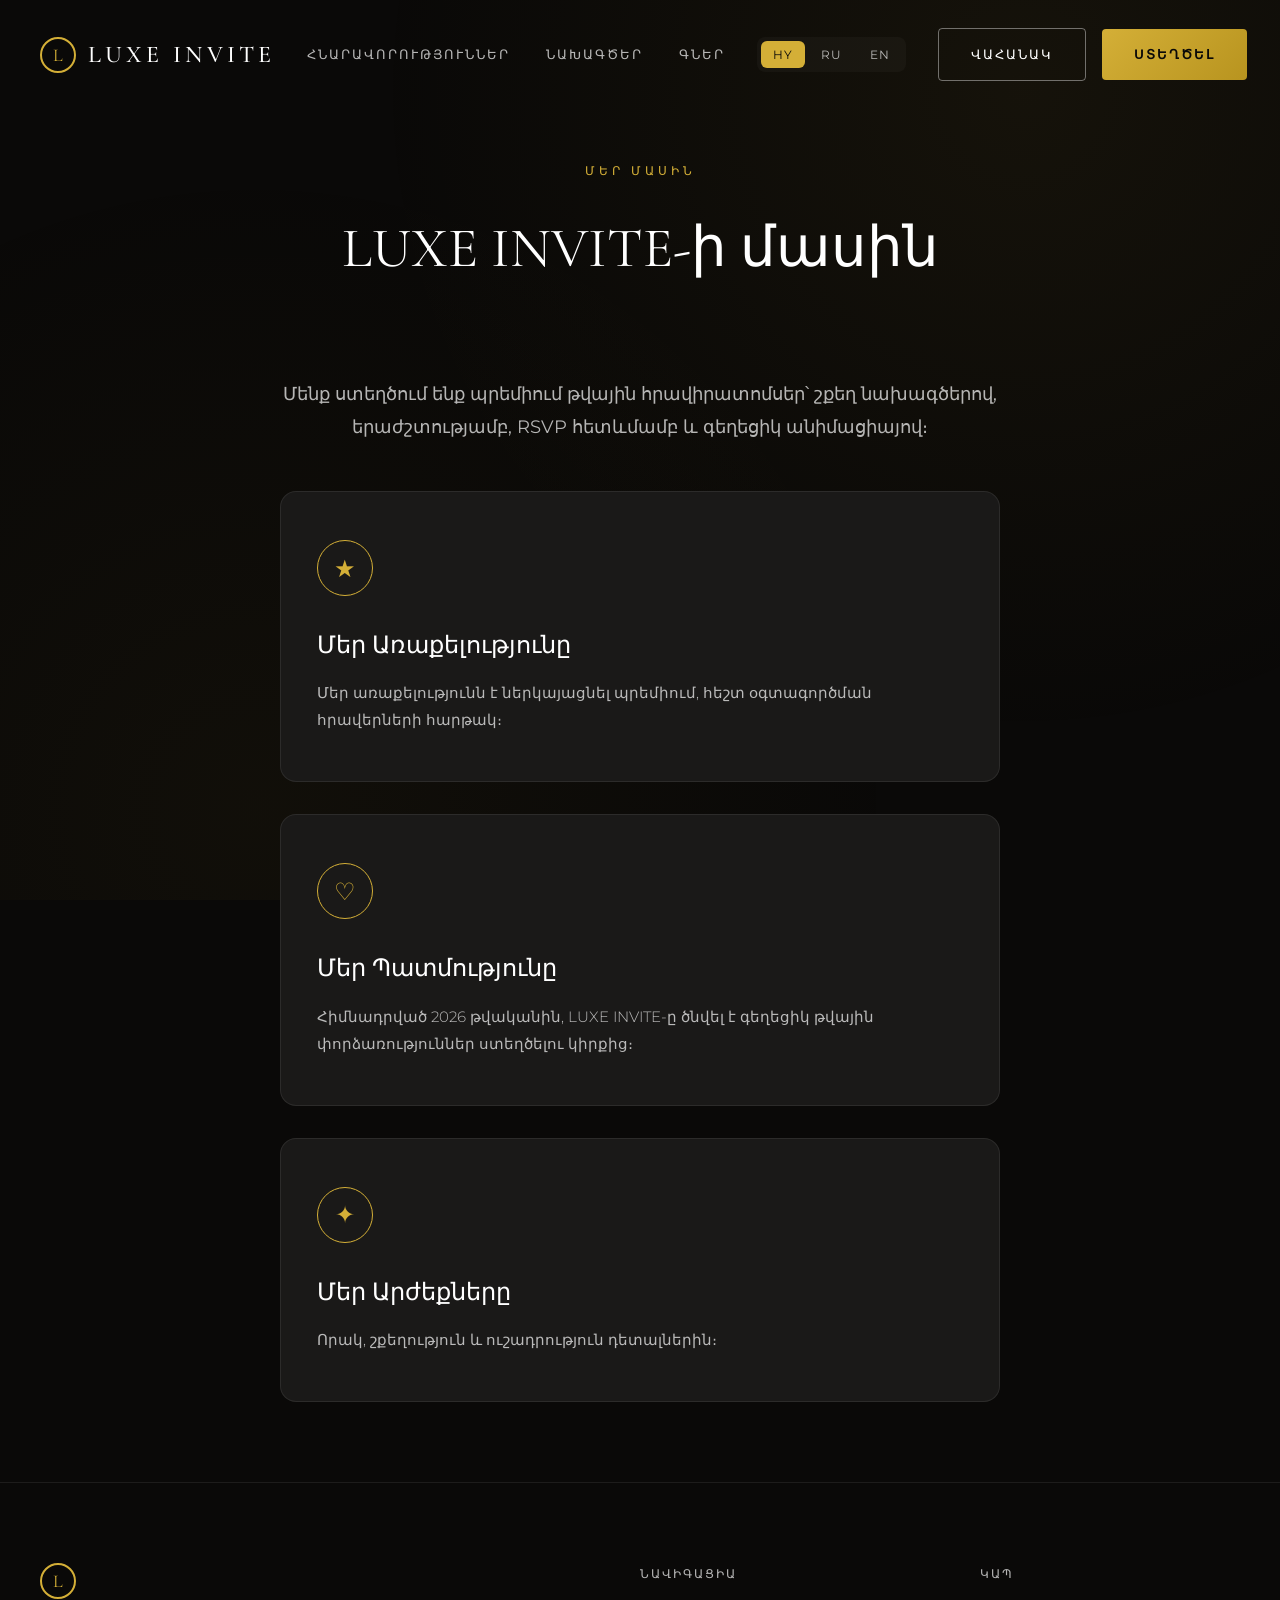
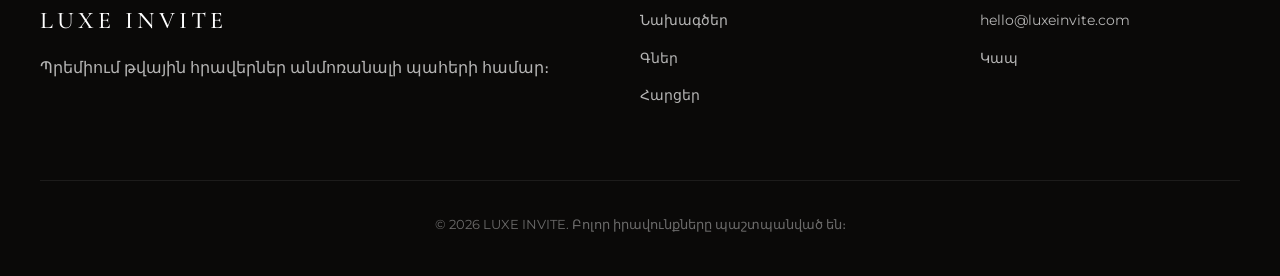
<file: about.html>
<!DOCTYPE html>
<html lang="hy">
<head>
    <meta charset="UTF-8">
    <meta name="viewport" content="width=device-width, initial-scale=1.0">
    <title>About — LUXE INVITE</title>
    <link rel="preconnect" href="https://fonts.googleapis.com">
    <link rel="preconnect" href="https://fonts.gstatic.com" crossorigin>
    <link href="https://fonts.googleapis.com/css2?family=Cormorant+Garamond:wght@300;400;500;600;700&family=Montserrat:wght@300;400;500;600&display=swap" rel="stylesheet">
    <link rel="stylesheet" href="css/style.css">
</head>
<body>
    <div class="lux-bg-gradient"></div>
    <header class="lux-header" id="luxHeader">
        <div class="container lux-header-inner">
            <a href="index.html" class="lux-logo"><span class="lux-logo-icon">L</span><span class="lux-logo-text">LUXE INVITE</span></a>
            <nav class="lux-nav"><a href="index.html#features" data-i18n="nav_features">Features</a><a href="templates.html" data-i18n="nav_templates">Templates</a><a href="pricing.html" data-i18n="nav_pricing">Pricing</a></nav>
            <div class="lux-lang-switcher"><button class="lang-btn" data-lang="hy">HY</button><button class="lang-btn" data-lang="ru">RU</button><button class="lang-btn" data-lang="en">EN</button></div>
            <div class="lux-header-actions"><a href="dashboard.html" class="lux-btn-secondary" data-i18n="nav_dashboard">Dashboard</a><a href="constructor.html" class="lux-btn-primary" data-i18n="nav_create">Create</a></div>
            <button class="lux-mobile-menu-btn" type="button" aria-label="Open menu" aria-expanded="false" id="mobileMenuBtn">☰</button>
        </div>
    </header>
    <div class="lux-mobile-menu" id="mobileMenu" aria-hidden="true"><a href="index.html#features" data-i18n="nav_features">Features</a><a href="templates.html" data-i18n="nav_templates">Templates</a><a href="pricing.html" data-i18n="nav_pricing">Pricing</a><a href="dashboard.html" data-i18n="nav_dashboard">Dashboard</a><a href="constructor.html" data-i18n="nav_create">Create</a></div>
    <section style="padding-top:160px;padding-bottom:80px;"><div class="container" style="max-width:800px;">
        <div class="lux-section-title"><div class="lux-section-pre" data-i18n="about_pre">ABOUT US</div><h2 class="lux-section-heading" data-i18n="about_title">About LUXE INVITE</h2></div>
        <p style="font-size:18px;color:var(--color-white-muted);margin-bottom:48px;text-align:center;" data-i18n="about_desc">We build premium digital invitations with elegant templates, audio, RSVP tracking and beautiful motion. Launch your event in minutes.</p>
        <div class="lux-feature-card" style="margin-bottom:32px;"><div class="lux-feature-icon">★</div><h3 data-i18n="about_mission_title">Our Mission</h3><p data-i18n="about_mission_desc">To provide a premium, easy-to-use invitation platform tailored for Armenia and international customers.</p></div>
        <div class="lux-feature-card" style="margin-bottom:32px;"><div class="lux-feature-icon">♡</div><h3 data-i18n="about_story_title">Our Story</h3><p data-i18n="about_story_desc">Founded in 2026, LUXE INVITE was born from a passion for creating beautiful digital experiences that make every celebration memorable.</p></div>
        <div class="lux-feature-card"><div class="lux-feature-icon">✦</div><h3 data-i18n="about_values_title">Our Values</h3><p data-i18n="about_values_desc">Quality, elegance, and attention to detail in every invitation we help create.</p></div>
    </div></section>
    <footer class="lux-footer"><div class="container">
        <div class="lux-footer-grid">
            <div class="lux-footer-col"><a href="index.html" class="lux-logo footer-logo"><span class="lux-logo-icon">L</span><span class="lux-logo-text">LUXE INVITE</span></a><p class="muted" data-i18n="footer_desc">Premium digital invitations for unforgettable moments.</p></div>
            <div class="lux-footer-col"><h4 data-i18n="footer_nav">Navigation</h4><a href="templates.html" data-i18n="nav_templates">Templates</a><a href="pricing.html" data-i18n="nav_pricing">Pricing</a><a href="faq.html" data-i18n="nav_faq">FAQ</a></div>
            <div class="lux-footer-col"><h4 data-i18n="footer_contact">Contact</h4><a href="mailto:hello@luxeinvite.com">hello@luxeinvite.com</a><a href="contacts.html" data-i18n="nav_contact">Contact Page</a></div>
        </div>
        <div class="lux-footer-bottom"><p data-i18n="footer_copyright">© 2026 LUXE INVITE. All rights reserved.</p></div>
    </div></footer>
    <script src="js/app.js" defer></script>
    <script>
    const A_T={hy:{nav_features:'Հնարավորություններ',nav_templates:'Նախագծեր',nav_pricing:'Գներ',nav_dashboard:'Վահանակ',nav_create:'Ստեղծել',nav_contact:'Կապ',nav_faq:'Հարցեր',nav_about:'Մեր մասին',about_pre:'ՄԵՐ ՄԱՍԻՆ',about_title:'LUXE INVITE-ի մասին',about_desc:'Մենք ստեղծում ենք պրեմիում թվային հրավիրատոմսեր՝ շքեղ նախագծերով, երաժշտությամբ, RSVP հետևմամբ և գեղեցիկ անիմացիայով։',about_mission_title:'Մեր Առաքելությունը',about_mission_desc:'Մեր առաքելությունն է ներկայացնել պրեմիում, հեշտ օգտագործման հրավերների հարթակ։',about_story_title:'Մեր Պատմությունը',about_story_desc:'Հիմնադրված 2026 թվականին, LUXE INVITE-ը ծնվել է գեղեցիկ թվային փորձառություններ ստեղծելու կիրքից։',about_values_title:'Մեր Արժեքները',about_values_desc:'Որակ, շքեղություն և ուշադրություն դետալներին։',footer_desc:'Պրեմիում թվային հրավերներ անմոռանալի պահերի համար։',footer_nav:'Նավիգացիա',footer_contact:'Կապ',footer_copyright:'© 2026 LUXE INVITE. Բոլոր իրավունքները պաշտպանված են։'},ru:{nav_features:'Возможности',nav_templates:'Шаблоны',nav_pricing:'Цены',nav_dashboard:'Панель',nav_create:'Создать',nav_contact:'Контакт',nav_faq:'Вопросы',nav_about:'О нас',about_pre:'О НАС',about_title:'О LUXE INVITE',about_desc:'Мы создаём премиальные цифровые приглашения с элегантными шаблонами, музыкой, отслеживанием RSVP и красивой анимацией.',about_mission_title:'Наша миссия',about_mission_desc:'Наша миссия — предоставить премиальную, простую в использовании платформу приглашений.',about_story_title:'Наша история',about_story_desc:'Основанный в 2026 году, LUXE INVITE родился из страсти к созданию красивых цифровых впечатлений.',about_values_title:'Наши ценности',about_values_desc:'Качество, элегантность и внимание к деталям.',footer_desc:'Премиум цифровые приглашения для незабываемых моментов.',footer_nav:'Навигация',footer_contact:'Контакт',footer_copyright:'© 2026 LUXE INVITE. Все права защищены.'},en:{nav_features:'Features',nav_templates:'Templates',nav_pricing:'Pricing',nav_dashboard:'Dashboard',nav_create:'Create',nav_contact:'Contact',nav_faq:'FAQ',nav_about:'About',about_pre:'ABOUT US',about_title:'About LUXE INVITE',about_desc:'We build premium digital invitations with elegant templates, audio, RSVP tracking and beautiful motion. Launch your event in minutes.',about_mission_title:'Our Mission',about_mission_desc:'To provide a premium, easy-to-use invitation platform tailored for Armenia and international customers.',about_story_title:'Our Story',about_story_desc:'Founded in 2026, LUXE INVITE was born from a passion for creating beautiful digital experiences that make every celebration memorable.',about_values_title:'Our Values',about_values_desc:'Quality, elegance, and attention to detail in every invitation we help create.',footer_desc:'Premium digital invitations for unforgettable moments.',footer_nav:'Navigation',footer_contact:'Contact',footer_copyright:'© 2026 LUXE INVITE. All rights reserved.'}};
    let cl=localStorage.getItem('lux_lang')||'hy';
    function sl(l){cl=l;localStorage.setItem('lux_lang',l);document.documentElement.lang=l;document.querySelectorAll('.lang-btn').forEach(b=>b.classList.toggle('active',b.dataset.lang===l));const d=A_T[l]||A_T.en;document.querySelectorAll('[data-i18n]').forEach(e=>{const k=e.getAttribute('data-i18n');if(d[k])e.textContent=d[k];});}
    document.addEventListener('DOMContentLoaded',()=>{document.querySelectorAll('.lang-btn').forEach(b=>b.addEventListener('click',()=>sl(b.dataset.lang)));sl(cl);const m=document.getElementById('mobileMenuBtn'),mm=document.getElementById('mobileMenu');if(m&&mm){m.addEventListener('click',()=>{const o=mm.classList.toggle('active');m.setAttribute('aria-expanded',o);mm.setAttribute('aria-hidden',!o);});mm.querySelectorAll('a').forEach(a=>a.addEventListener('click',()=>{mm.classList.remove('active');m.setAttribute('aria-expanded','false');mm.setAttribute('aria-hidden','true');}));}});
    </script>
</body>
</html>
</file>
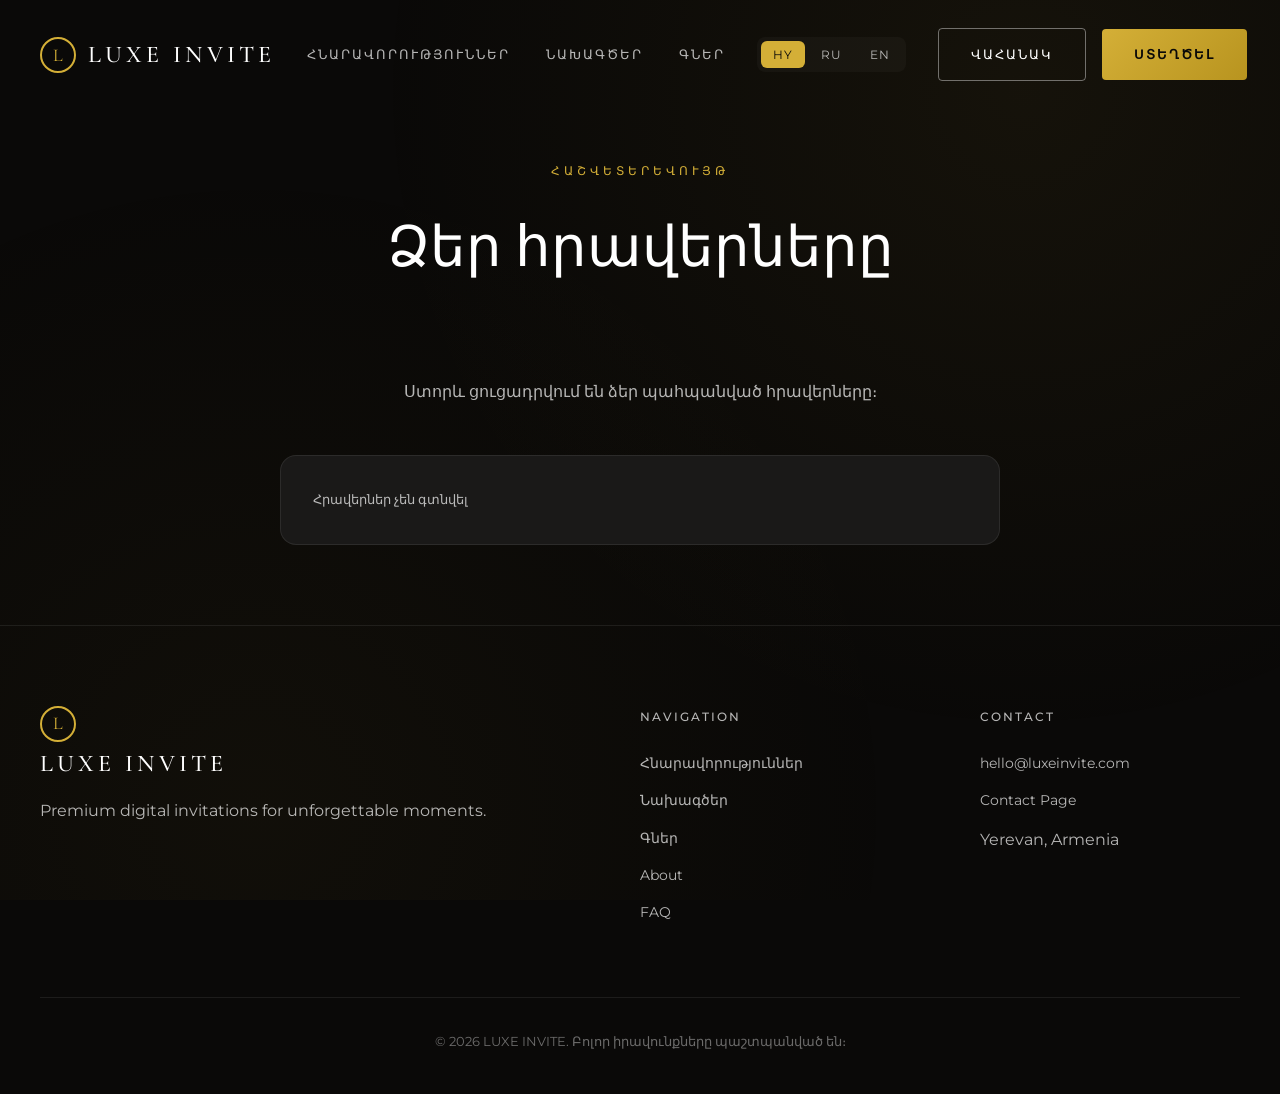
<file: account.html>
<!DOCTYPE html>
<html lang="hy">
<head>
    <meta charset="UTF-8">
    <meta name="viewport" content="width=device-width, initial-scale=1.0">
    <title>Account — LUXE INVITE</title>
    <link rel="preconnect" href="https://fonts.googleapis.com">
    <link rel="preconnect" href="https://fonts.gstatic.com" crossorigin>
    <link href="https://fonts.googleapis.com/css2?family=Cormorant+Garamond:wght@300;400;500;600;700&family=Montserrat:wght@300;400;500;600&display=swap" rel="stylesheet">
    <link rel="stylesheet" href="css/style.css">
</head>
<body>
    <div class="lux-bg-gradient"></div>
    <header class="lux-header" id="luxHeader">
        <div class="container lux-header-inner">
            <a href="index.html" class="lux-logo"><span class="lux-logo-icon">L</span><span class="lux-logo-text">LUXE INVITE</span></a>
            <nav class="lux-nav"><a href="index.html#features" data-i18n="nav_features">Features</a><a href="templates.html" data-i18n="nav_templates">Templates</a><a href="pricing.html" data-i18n="nav_pricing">Pricing</a></nav>
            <div class="lux-lang-switcher"><button class="lang-btn" data-lang="hy">HY</button><button class="lang-btn" data-lang="ru">RU</button><button class="lang-btn" data-lang="en">EN</button></div>
            <div class="lux-header-actions"><a href="dashboard.html" class="lux-btn-secondary" data-i18n="nav_dashboard">Dashboard</a><a href="constructor.html" class="lux-btn-primary" data-i18n="nav_create">Create</a></div>
            <button class="lux-mobile-menu-btn" type="button" aria-label="Open menu" aria-expanded="false" id="mobileMenuBtn">☰</button>
        </div>
    </header>
    <div class="lux-mobile-menu" id="mobileMenu" aria-hidden="true"><a href="index.html#features" data-i18n="nav_features">Features</a><a href="templates.html" data-i18n="nav_templates">Templates</a><a href="pricing.html" data-i18n="nav_pricing">Pricing</a><a href="dashboard.html" data-i18n="nav_dashboard">Dashboard</a><a href="constructor.html" data-i18n="nav_create">Create</a></div>
    <section style="padding-top:160px;padding-bottom:80px;"><div class="container" style="max-width:800px;">
        <div class="lux-section-title"><div class="lux-section-pre" data-i18n="account_pre">ACCOUNT</div><h2 class="lux-section-heading" data-i18n="account_title">Your Invitations</h2></div>
        <p class="muted" style="text-align:center;margin-bottom:48px;" data-i18n="account_desc">Saved invitations appear here. Demo invitations are removed after the demo expires.</p>
        <div id="accountList" class="lux-dash-list"></div>
    </div></section>
    <footer class="lux-footer"><div class="container">
        <div class="lux-footer-grid">
            <div class="lux-footer-col"><a href="index.html" class="lux-logo footer-logo"><span class="lux-logo-icon">L</span><span class="lux-logo-text">LUXE INVITE</span></a><p class="muted" data-i18n="footer_desc">Premium digital invitations for unforgettable moments.</p></div>
            <div class="lux-footer-col"><h4 data-i18n="footer_nav">Navigation</h4><a href="index.html#features" data-i18n="nav_features">Features</a><a href="templates.html" data-i18n="nav_templates">Templates</a><a href="pricing.html" data-i18n="nav_pricing">Pricing</a><a href="about.html" data-i18n="nav_about">About</a><a href="faq.html" data-i18n="nav_faq">FAQ</a></div>
            <div class="lux-footer-col"><h4 data-i18n="footer_contact">Contact</h4><a href="mailto:hello@luxeinvite.com">hello@luxeinvite.com</a><a href="contacts.html" data-i18n="nav_contact">Contact Page</a><p class="muted">Yerevan, Armenia</p></div>
        </div>
        <div class="lux-footer-bottom"><p data-i18n="footer_copyright">© 2026 LUXE INVITE. All rights reserved.</p></div>
    </div></footer>
    <div id="luxToast" class="lux-toast" aria-live="polite"></div>
    <script src="js/app.js" defer></script>
    <script>
    const AC_T={hy:{nav_features:'Հնարավորություններ',nav_templates:'Նախագծեր',nav_pricing:'Գներ',nav_dashboard:'Վահանակ',nav_create:'Ստեղծել',account_pre:'ՀԱՇՎԵՏԵՐԵՎՈՒՅԹ',account_title:'Ձեր հրավերները',account_desc:'Ստորև ցուցադրվում են ձեր պահպանված հրավերները։',no_invs:'Հրավերներ չեն գտնվել',footer_copyright:'© 2026 LUXE INVITE. Բոլոր իրավունքները պաշտպանված են։'},ru:{nav_features:'Возможности',nav_templates:'Шаблоны',nav_pricing:'Цены',nav_dashboard:'Панель',nav_create:'Создать',account_pre:'АККАУНТ',account_title:'Ваши приглашения',account_desc:'Здесь отображаются сохранённые приглашения.',no_invs:'Приглашения не найдены',footer_copyright:'© 2026 LUXE INVITE. Все права защищены.'},en:{nav_features:'Features',nav_templates:'Templates',nav_pricing:'Pricing',nav_dashboard:'Dashboard',nav_create:'Create',account_pre:'ACCOUNT',account_title:'Your Invitations',account_desc:'Saved invitations appear here.',no_invs:'No invitations found',footer_copyright:'© 2026 LUXE INVITE. All rights reserved.'}};
    let cl=localStorage.getItem('lux_lang')||'hy';
    function sl(l){cl=l;localStorage.setItem('lux_lang',l);document.documentElement.lang=l;document.querySelectorAll('.lang-btn').forEach(b=>b.classList.toggle('active',b.dataset.lang===l));const d=AC_T[l]||AC_T.en;document.querySelectorAll('[data-i18n]').forEach(e=>{const k=e.getAttribute('data-i18n');if(d[k])e.textContent=d[k];});}
    document.addEventListener('DOMContentLoaded',()=>{document.querySelectorAll('.lang-btn').forEach(b=>b.addEventListener('click',()=>sl(b.dataset.lang)));sl(cl);const m=document.getElementById('mobileMenuBtn'),mm=document.getElementById('mobileMenu');if(m&&mm){m.addEventListener('click',()=>{const o=mm.classList.toggle('active');m.setAttribute('aria-expanded',o);mm.setAttribute('aria-hidden',!o);});mm.querySelectorAll('a').forEach(a=>a.addEventListener('click',()=>{mm.classList.remove('active');m.setAttribute('aria-expanded','false');mm.setAttribute('aria-hidden','true');}));}const out=document.getElementById('accountList');const d=AC_T[cl]||AC_T.en;out.innerHTML='<div class="lux-dash-item"><p class="muted">'+d.no_invs+'</p></div>';});
    </script>
</body>
</html>
</file>
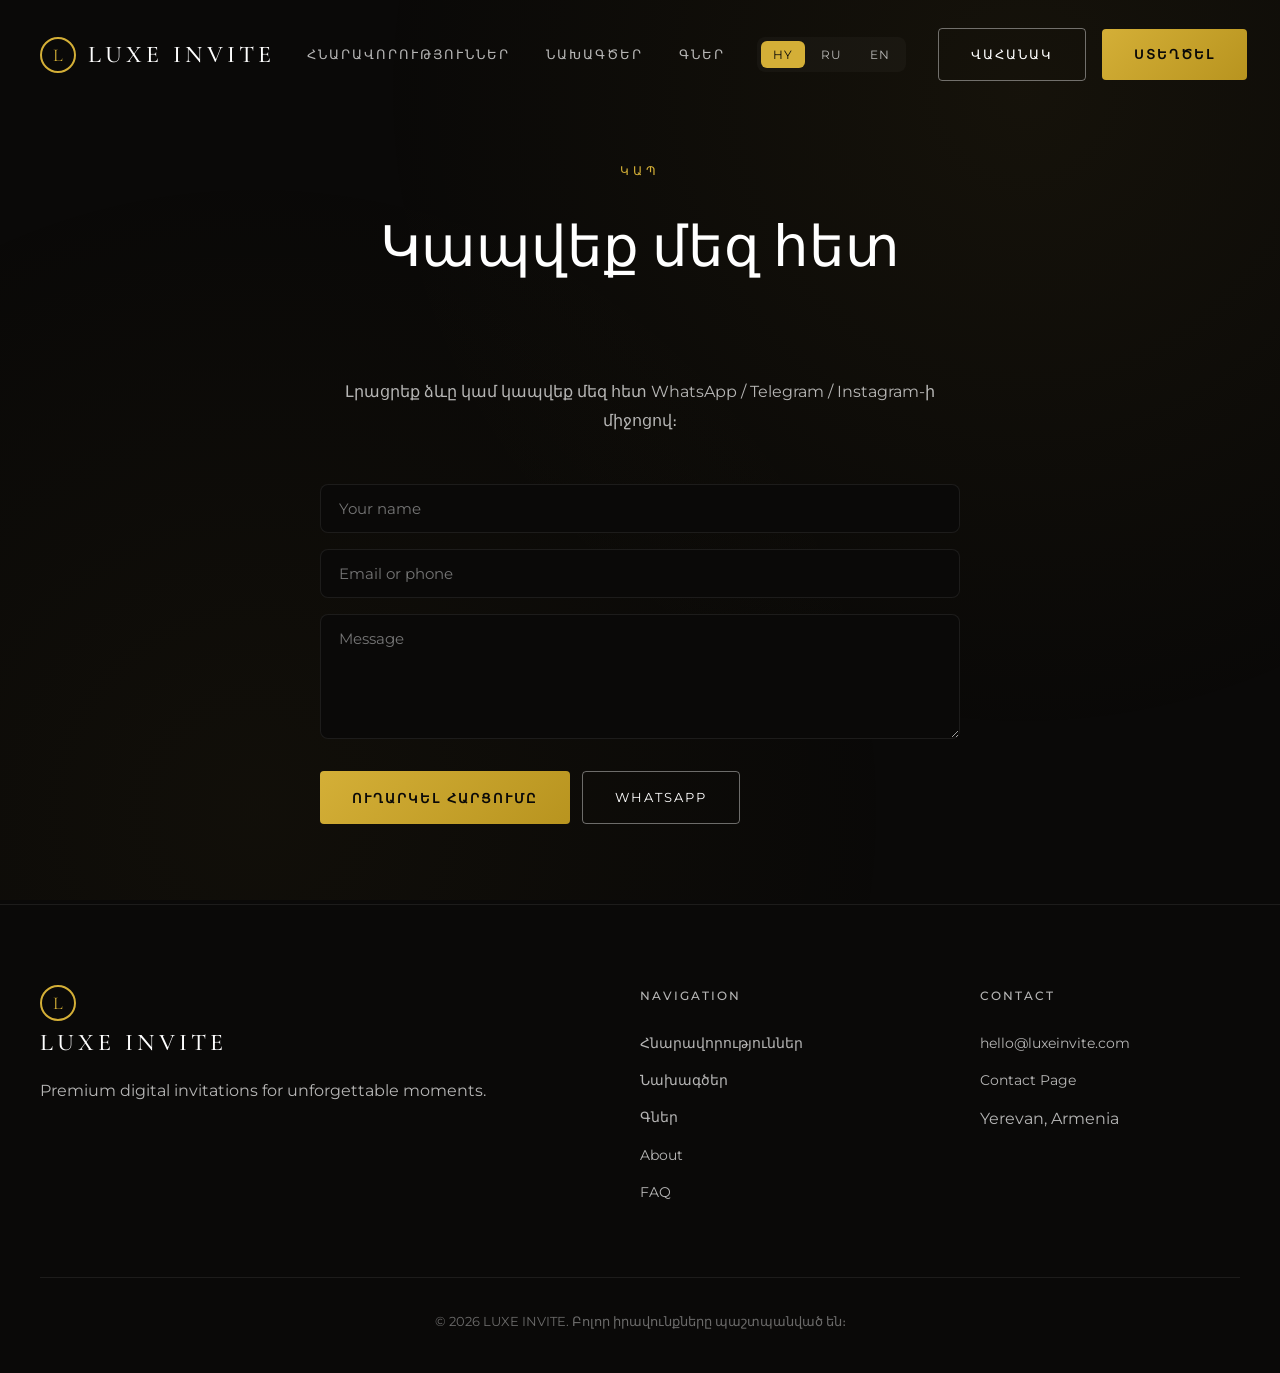
<file: contacts.html>
<!DOCTYPE html>
<html lang="hy">
<head>
    <meta charset="UTF-8">
    <meta name="viewport" content="width=device-width, initial-scale=1.0">
    <title>Contact — LUXE INVITE</title>
    <link rel="preconnect" href="https://fonts.googleapis.com">
    <link rel="preconnect" href="https://fonts.gstatic.com" crossorigin>
    <link href="https://fonts.googleapis.com/css2?family=Cormorant+Garamond:wght@300;400;500;600;700&family=Montserrat:wght@300;400;500;600&display=swap" rel="stylesheet">
    <link rel="stylesheet" href="css/style.css">
</head>
<body>
    <div class="lux-bg-gradient"></div>
    <header class="lux-header" id="luxHeader">
        <div class="container lux-header-inner">
            <a href="index.html" class="lux-logo"><span class="lux-logo-icon">L</span><span class="lux-logo-text">LUXE INVITE</span></a>
            <nav class="lux-nav"><a href="index.html#features" data-i18n="nav_features">Features</a><a href="templates.html" data-i18n="nav_templates">Templates</a><a href="pricing.html" data-i18n="nav_pricing">Pricing</a></nav>
            <div class="lux-lang-switcher"><button class="lang-btn" data-lang="hy">HY</button><button class="lang-btn" data-lang="ru">RU</button><button class="lang-btn" data-lang="en">EN</button></div>
            <div class="lux-header-actions"><a href="dashboard.html" class="lux-btn-secondary" data-i18n="nav_dashboard">Dashboard</a><a href="constructor.html" class="lux-btn-primary" data-i18n="nav_create">Create</a></div>
            <button class="lux-mobile-menu-btn" type="button" aria-label="Open menu" aria-expanded="false" id="mobileMenuBtn">☰</button>
        </div>
    </header>
    <div class="lux-mobile-menu" id="mobileMenu" aria-hidden="true"><a href="index.html#features" data-i18n="nav_features">Features</a><a href="templates.html" data-i18n="nav_templates">Templates</a><a href="pricing.html" data-i18n="nav_pricing">Pricing</a><a href="dashboard.html" data-i18n="nav_dashboard">Dashboard</a><a href="constructor.html" data-i18n="nav_create">Create</a></div>
    <section style="padding-top:160px;padding-bottom:80px;"><div class="container" style="max-width:720px;">
        <div class="lux-section-title"><div class="lux-section-pre" data-i18n="contact_pre">CONTACT</div><h2 class="lux-section-heading" data-i18n="contact_title">Contact Us</h2></div>
        <p class="muted" style="text-align:center;margin-bottom:48px;" data-i18n="contact_desc">Fill the form or contact us via WhatsApp / Telegram / Instagram — we'll reply fast.</p>
        <form id="contactForm" style="display:flex;flex-direction:column;gap:16px;">
            <input id="c_name" class="form-input" placeholder="Your name" aria-label="Your name" />
            <input id="c_email" class="form-input" placeholder="Email or phone" aria-label="Email or phone" />
            <textarea id="c_msg" class="form-input" rows="5" placeholder="Message" aria-label="Message"></textarea>
            <div class="form-actions"><button id="c_send" type="button" class="lux-btn-primary" data-i18n="contact_send">Send Request</button><a href="https://wa.me/37499000000" class="lux-btn-secondary" target="_blank" rel="noopener">WhatsApp</a></div>
        </form>
    </div></section>
    <footer class="lux-footer"><div class="container">
        <div class="lux-footer-grid">
            <div class="lux-footer-col"><a href="index.html" class="lux-logo footer-logo"><span class="lux-logo-icon">L</span><span class="lux-logo-text">LUXE INVITE</span></a><p class="muted" data-i18n="footer_desc">Premium digital invitations for unforgettable moments.</p></div>
            <div class="lux-footer-col"><h4 data-i18n="footer_nav">Navigation</h4><a href="index.html#features" data-i18n="nav_features">Features</a><a href="templates.html" data-i18n="nav_templates">Templates</a><a href="pricing.html" data-i18n="nav_pricing">Pricing</a><a href="about.html" data-i18n="nav_about">About</a><a href="faq.html" data-i18n="nav_faq">FAQ</a></div>
            <div class="lux-footer-col"><h4 data-i18n="footer_contact">Contact</h4><a href="mailto:hello@luxeinvite.com">hello@luxeinvite.com</a><a href="contacts.html" data-i18n="nav_contact">Contact Page</a><p class="muted">Yerevan, Armenia</p></div>
        </div>
        <div class="lux-footer-bottom"><p data-i18n="footer_copyright">© 2026 LUXE INVITE. All rights reserved.</p></div>
    </div></footer>
    <div id="luxToast" class="lux-toast" aria-live="polite"></div>
    <script src="js/app.js" defer></script>
    <script>
    const C_T={hy:{nav_features:'Հնարավորություններ',nav_templates:'Նախագծեր',nav_pricing:'Գներ',nav_dashboard:'Վահանակ',nav_create:'Ստեղծել',contact_pre:'ԿԱՊ',contact_title:'Կապվեք մեզ հետ',contact_desc:'Լրացրեք ձևը կամ կապվեք մեզ հետ WhatsApp / Telegram / Instagram-ի միջոցով։',contact_send:'Ուղարկել հարցումը',footer_copyright:'© 2026 LUXE INVITE. Բոլոր իրավունքները պաշտպանված են։'},ru:{nav_features:'Возможности',nav_templates:'Шаблоны',nav_pricing:'Цены',nav_dashboard:'Панель',nav_create:'Создать',contact_pre:'КОНТАКТ',contact_title:'Свяжитесь с нами',contact_desc:'Заполните форму или свяжитесь с нами через WhatsApp / Telegram / Instagram.',contact_send:'Отправить запрос',footer_copyright:'© 2026 LUXE INVITE. Все права защищены.'},en:{nav_features:'Features',nav_templates:'Templates',nav_pricing:'Pricing',nav_dashboard:'Dashboard',nav_create:'Create',contact_pre:'CONTACT',contact_title:'Contact Us',contact_desc:"Fill the form or contact us via WhatsApp / Telegram / Instagram — we'll reply fast.",contact_send:'Send Request',footer_copyright:'© 2026 LUXE INVITE. All rights reserved.'}};
    let cl=localStorage.getItem('lux_lang')||'hy';
    function sl(l){cl=l;localStorage.setItem('lux_lang',l);document.documentElement.lang=l;document.querySelectorAll('.lang-btn').forEach(b=>b.classList.toggle('active',b.dataset.lang===l));const d=C_T[l]||C_T.en;document.querySelectorAll('[data-i18n]').forEach(e=>{const k=e.getAttribute('data-i18n');if(d[k])e.textContent=d[k];});}
    document.addEventListener('DOMContentLoaded',()=>{document.querySelectorAll('.lang-btn').forEach(b=>b.addEventListener('click',()=>sl(b.dataset.lang)));sl(cl);const m=document.getElementById('mobileMenuBtn'),mm=document.getElementById('mobileMenu');if(m&&mm){m.addEventListener('click',()=>{const o=mm.classList.toggle('active');m.setAttribute('aria-expanded',o);mm.setAttribute('aria-hidden',!o);});mm.querySelectorAll('a').forEach(a=>a.addEventListener('click',()=>{mm.classList.remove('active');m.setAttribute('aria-expanded','false');mm.setAttribute('aria-hidden','true');}));}document.getElementById('c_send').addEventListener('click',()=>{const n=document.getElementById('c_name').value.trim(),e=document.getElementById('c_email').value.trim(),m=document.getElementById('c_msg').value.trim();if(!n||!e||!m){window.showToast('Please fill all fields','info');return;}window.showToast('Thanks! We will be in touch.','success');document.getElementById('contactForm').reset();});});
    </script>
</body>
</html>
</file>
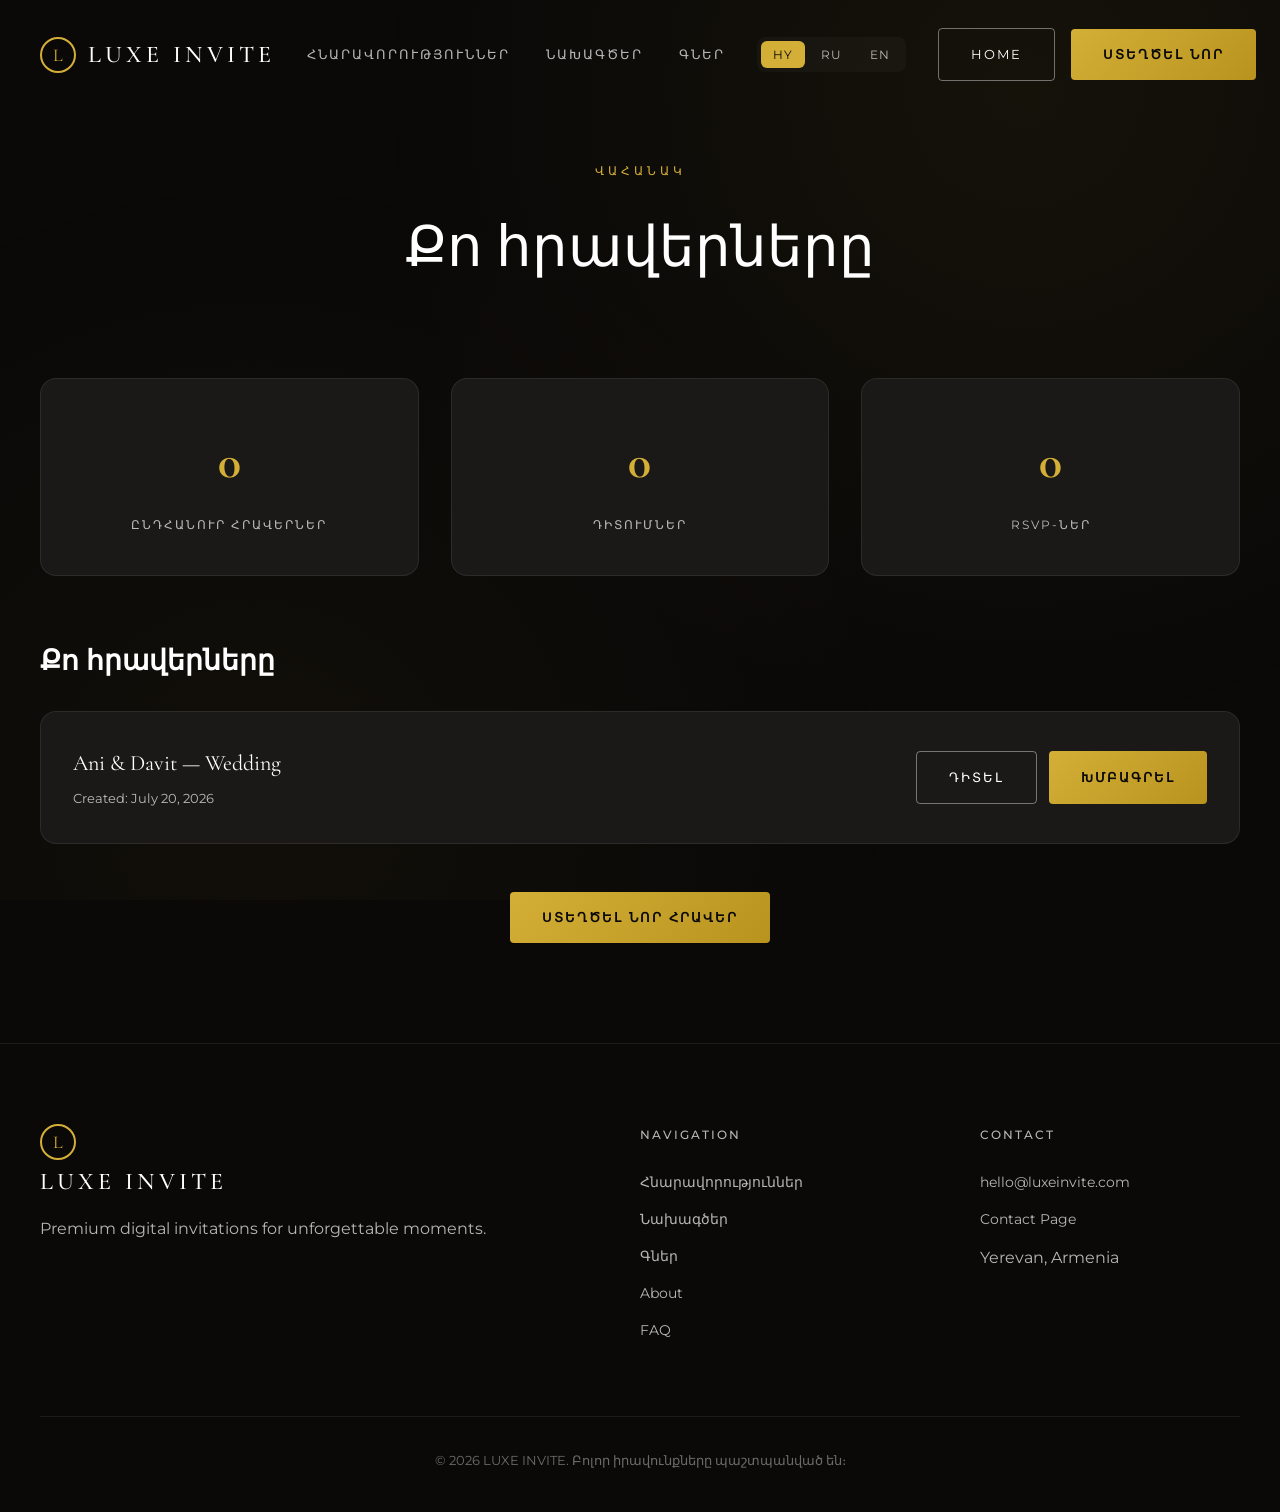
<file: dashboard.html>
<!DOCTYPE html>
<html lang="hy">
<head>
    <meta charset="UTF-8">
    <meta name="viewport" content="width=device-width, initial-scale=1.0">
    <title>Dashboard — LUXE INVITE</title>
    <link rel="preconnect" href="https://fonts.googleapis.com">
    <link rel="preconnect" href="https://fonts.gstatic.com" crossorigin>
    <link href="https://fonts.googleapis.com/css2?family=Cormorant+Garamond:wght@300;400;500;600;700&family=Montserrat:wght@300;400;500;600&display=swap" rel="stylesheet">
    <link rel="stylesheet" href="css/style.css">
</head>
<body>
    <div class="lux-bg-gradient"></div>
    <header class="lux-header" id="luxHeader">
        <div class="container lux-header-inner">
            <a href="index.html" class="lux-logo"><span class="lux-logo-icon">L</span><span class="lux-logo-text">LUXE INVITE</span></a>
            <nav class="lux-nav"><a href="index.html#features" data-i18n="nav_features">Features</a><a href="templates.html" data-i18n="nav_templates">Templates</a><a href="pricing.html" data-i18n="nav_pricing">Pricing</a></nav>
            <div class="lux-lang-switcher"><button class="lang-btn" data-lang="hy">HY</button><button class="lang-btn" data-lang="ru">RU</button><button class="lang-btn" data-lang="en">EN</button></div>
            <div class="lux-header-actions"><a href="index.html" class="lux-btn-secondary">Home</a><a href="constructor.html" class="lux-btn-primary" data-i18n="nav_create">Create New</a></div>
            <button class="lux-mobile-menu-btn" type="button" aria-label="Open menu" aria-expanded="false" id="mobileMenuBtn">☰</button>
        </div>
    </header>
    <div class="lux-mobile-menu" id="mobileMenu" aria-hidden="true"><a href="index.html#features" data-i18n="nav_features">Features</a><a href="templates.html" data-i18n="nav_templates">Templates</a><a href="pricing.html" data-i18n="nav_pricing">Pricing</a><a href="constructor.html" data-i18n="nav_create">Create New</a></div>
    <section class="lux-dashboard"><div class="container">
        <div class="lux-section-title"><div class="lux-section-pre" data-i18n="dash_pre">DASHBOARD</div><h2 class="lux-section-heading" data-i18n="dash_title">Your Invitations</h2></div>
        <div class="lux-dash-stats">
            <div class="lux-dash-stat-card"><h3 id="statTotal">0</h3><p data-i18n="dash_total">Total Invitations</p></div>
            <div class="lux-dash-stat-card"><h3 id="statViews">0</h3><p data-i18n="dash_views">Views</p></div>
            <div class="lux-dash-stat-card"><h3 id="statRsvps">0</h3><p data-i18n="dash_rsvps">RSVPs</p></div>
        </div>
        <h3 class="section-subheading" data-i18n="dash_your_invs">Your Invitations</h3>
        <div class="lux-dash-list" id="invList">
            <div class="lux-dash-item"><div><h4>Ani & Davit — Wedding</h4><p>Created: July 20, 2026</p></div><div style="display:flex;gap:12px;"><a href="invitation.html" class="lux-btn-secondary" data-i18n="dash_view">View</a><a href="constructor.html" class="lux-btn-primary" data-i18n="dash_edit">Edit</a></div></div>
        </div>
        <div style="text-align:center;margin-top:48px;"><a href="constructor.html" class="lux-btn-primary" data-i18n="dash_create">Create New Invitation</a></div>
    </div></section>
    <footer class="lux-footer"><div class="container">
        <div class="lux-footer-grid">
            <div class="lux-footer-col"><a href="index.html" class="lux-logo footer-logo"><span class="lux-logo-icon">L</span><span class="lux-logo-text">LUXE INVITE</span></a><p class="muted" data-i18n="footer_desc">Premium digital invitations for unforgettable moments.</p></div>
            <div class="lux-footer-col"><h4 data-i18n="footer_nav">Navigation</h4><a href="index.html#features" data-i18n="nav_features">Features</a><a href="templates.html" data-i18n="nav_templates">Templates</a><a href="pricing.html" data-i18n="nav_pricing">Pricing</a><a href="about.html" data-i18n="nav_about">About</a><a href="faq.html" data-i18n="nav_faq">FAQ</a></div>
            <div class="lux-footer-col"><h4 data-i18n="footer_contact">Contact</h4><a href="mailto:hello@luxeinvite.com">hello@luxeinvite.com</a><a href="contacts.html" data-i18n="nav_contact">Contact Page</a><p class="muted">Yerevan, Armenia</p></div>
        </div>
        <div class="lux-footer-bottom"><p data-i18n="footer_copyright">© 2026 LUXE INVITE. All rights reserved.</p></div>
    </div></footer>
    <div id="luxToast" class="lux-toast" aria-live="polite"></div>
    <script src="js/app.js" defer></script>
    <script>
    const D_T={hy:{nav_features:'Հնարավորություններ',nav_templates:'Նախագծեր',nav_pricing:'Գներ',nav_create:'Ստեղծել նոր',dash_pre:'ՎԱՀԱՆԱԿ',dash_title:'Քո հրավերները',dash_total:'Ընդհանուր հրավերներ',dash_views:'Դիտումներ',dash_rsvps:'RSVP-ներ',dash_your_invs:'Քո հրավերները',dash_view:'Դիտել',dash_edit:'Խմբագրել',dash_create:'Ստեղծել նոր հրավեր',footer_copyright:'© 2026 LUXE INVITE. Բոլոր իրավունքները պաշտպանված են։'},ru:{nav_features:'Возможности',nav_templates:'Шаблоны',nav_pricing:'Цены',nav_create:'Создать',dash_pre:'ПАНЕЛЬ',dash_title:'Ваши приглашения',dash_total:'Всего приглашений',dash_views:'Просмотры',dash_rsvps:'RSVP',dash_your_invs:'Ваши приглашения',dash_view:'Просмотр',dash_edit:'Редактировать',dash_create:'Создать новое',footer_copyright:'© 2026 LUXE INVITE. Все права защищены.'},en:{nav_features:'Features',nav_templates:'Templates',nav_pricing:'Pricing',nav_create:'Create New',dash_pre:'DASHBOARD',dash_title:'Your Invitations',dash_total:'Total Invitations',dash_views:'Views',dash_rsvps:'RSVPs',dash_your_invs:'Your Invitations',dash_view:'View',dash_edit:'Edit',dash_create:'Create New Invitation',footer_copyright:'© 2026 LUXE INVITE. All rights reserved.'}};
    let cl=localStorage.getItem('lux_lang')||'hy';
    function sl(l){cl=l;localStorage.setItem('lux_lang',l);document.documentElement.lang=l;document.querySelectorAll('.lang-btn').forEach(b=>b.classList.toggle('active',b.dataset.lang===l));const d=D_T[l]||D_T.en;document.querySelectorAll('[data-i18n]').forEach(e=>{const k=e.getAttribute('data-i18n');if(d[k])e.textContent=d[k];});}
    document.addEventListener('DOMContentLoaded',()=>{document.querySelectorAll('.lang-btn').forEach(b=>b.addEventListener('click',()=>sl(b.dataset.lang)));sl(cl);const m=document.getElementById('mobileMenuBtn'),mm=document.getElementById('mobileMenu');if(m&&mm){m.addEventListener('click',()=>{const o=mm.classList.toggle('active');m.setAttribute('aria-expanded',o);mm.setAttribute('aria-hidden',!o);});mm.querySelectorAll('a').forEach(a=>a.addEventListener('click',()=>{mm.classList.remove('active');m.setAttribute('aria-expanded','false');mm.setAttribute('aria-hidden','true');}));}});
    </script>
</body>
</html>
</file>
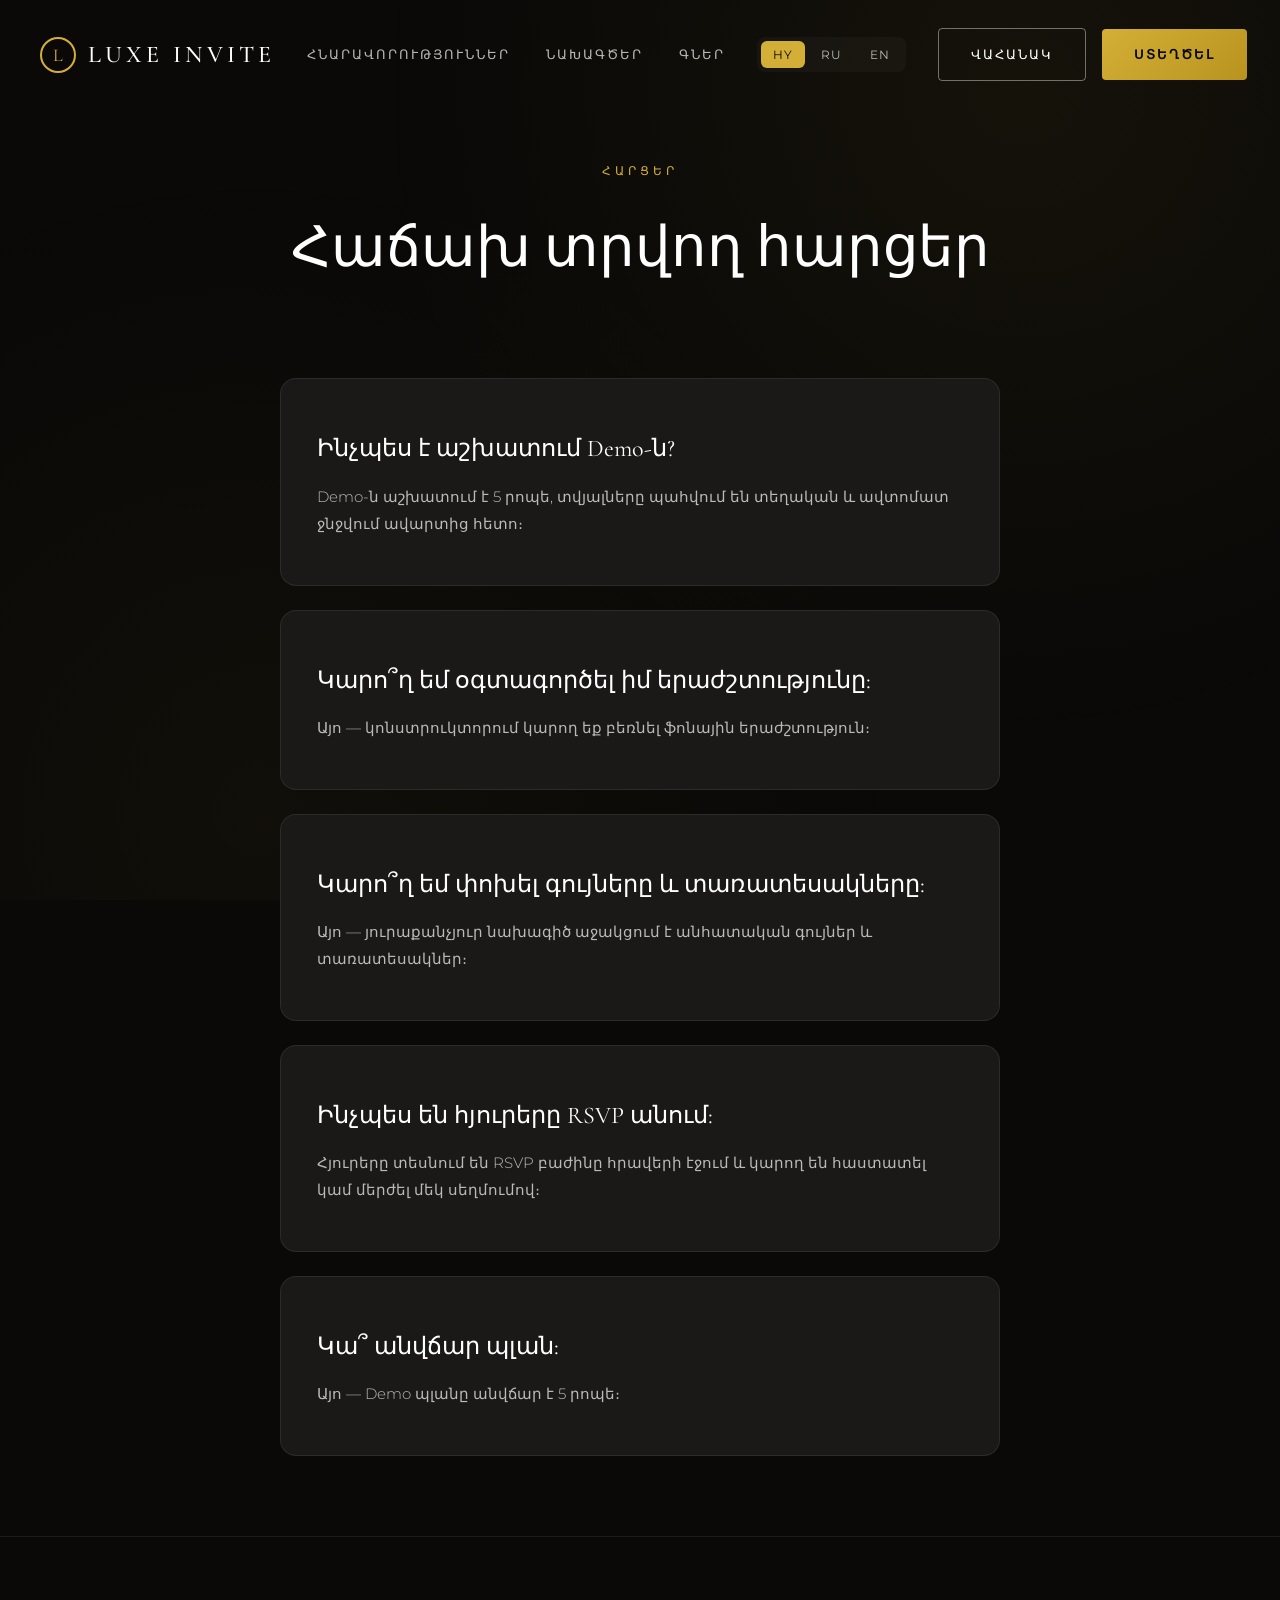
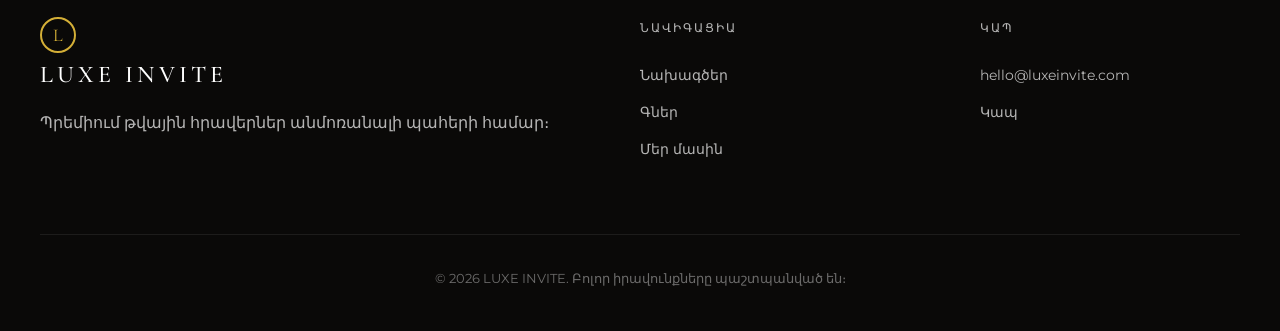
<file: faq.html>
<!DOCTYPE html>
<html lang="hy">
<head>
    <meta charset="UTF-8">
    <meta name="viewport" content="width=device-width, initial-scale=1.0">
    <title>FAQ — LUXE INVITE</title>
    <link rel="preconnect" href="https://fonts.googleapis.com">
    <link rel="preconnect" href="https://fonts.gstatic.com" crossorigin>
    <link href="https://fonts.googleapis.com/css2?family=Cormorant+Garamond:wght@300;400;500;600;700&family=Montserrat:wght@300;400;500;600&display=swap" rel="stylesheet">
    <link rel="stylesheet" href="css/style.css">
</head>
<body>
    <div class="lux-bg-gradient"></div>
    <header class="lux-header" id="luxHeader">
        <div class="container lux-header-inner">
            <a href="index.html" class="lux-logo"><span class="lux-logo-icon">L</span><span class="lux-logo-text">LUXE INVITE</span></a>
            <nav class="lux-nav"><a href="index.html#features" data-i18n="nav_features">Features</a><a href="templates.html" data-i18n="nav_templates">Templates</a><a href="pricing.html" data-i18n="nav_pricing">Pricing</a></nav>
            <div class="lux-lang-switcher"><button class="lang-btn" data-lang="hy">HY</button><button class="lang-btn" data-lang="ru">RU</button><button class="lang-btn" data-lang="en">EN</button></div>
            <div class="lux-header-actions"><a href="dashboard.html" class="lux-btn-secondary" data-i18n="nav_dashboard">Dashboard</a><a href="constructor.html" class="lux-btn-primary" data-i18n="nav_create">Create</a></div>
            <button class="lux-mobile-menu-btn" type="button" aria-label="Open menu" aria-expanded="false" id="mobileMenuBtn">☰</button>
        </div>
    </header>
    <div class="lux-mobile-menu" id="mobileMenu" aria-hidden="true"><a href="index.html#features" data-i18n="nav_features">Features</a><a href="templates.html" data-i18n="nav_templates">Templates</a><a href="pricing.html" data-i18n="nav_pricing">Pricing</a><a href="dashboard.html" data-i18n="nav_dashboard">Dashboard</a><a href="constructor.html" data-i18n="nav_create">Create</a></div>
    <section style="padding-top:160px;padding-bottom:80px;"><div class="container" style="max-width:800px;">
        <div class="lux-section-title"><div class="lux-section-pre" data-i18n="faq_pre">FAQ</div><h2 class="lux-section-heading" data-i18n="faq_title">Frequently Asked Questions</h2></div>
        <div class="lux-feature-card" style="margin-bottom:24px;"><h3 data-i18n="faq_q1">How does the Demo work?</h3><p data-i18n="faq_a1">The Demo runs for 5 minutes, stores data locally and is removed automatically at the end.</p></div>
        <div class="lux-feature-card" style="margin-bottom:24px;"><h3 data-i18n="faq_q2">Can I use my own music?</h3><p data-i18n="faq_a2">Yes — in the constructor you can set background music for your invitation.</p></div>
        <div class="lux-feature-card" style="margin-bottom:24px;"><h3 data-i18n="faq_q3">Can I customize colors and fonts?</h3><p data-i18n="faq_a3">Yes — each template supports custom colors and fonts.</p></div>
        <div class="lux-feature-card" style="margin-bottom:24px;"><h3 data-i18n="faq_q4">How do guests RSVP?</h3><p data-i18n="faq_a4">Guests see a RSVP section on the invitation page and can confirm or decline with one click.</p></div>
        <div class="lux-feature-card"><h3 data-i18n="faq_q5">Is there a free plan?</h3><p data-i18n="faq_a5">Yes — the Demo plan is free for 5 minutes. Economy and Premium plans are available for full access.</p></div>
    </div></section>
    <footer class="lux-footer"><div class="container">
        <div class="lux-footer-grid">
            <div class="lux-footer-col"><a href="index.html" class="lux-logo footer-logo"><span class="lux-logo-icon">L</span><span class="lux-logo-text">LUXE INVITE</span></a><p class="muted" data-i18n="footer_desc">Premium digital invitations for unforgettable moments.</p></div>
            <div class="lux-footer-col"><h4 data-i18n="footer_nav">Navigation</h4><a href="templates.html" data-i18n="nav_templates">Templates</a><a href="pricing.html" data-i18n="nav_pricing">Pricing</a><a href="about.html" data-i18n="nav_about">About</a></div>
            <div class="lux-footer-col"><h4 data-i18n="footer_contact">Contact</h4><a href="mailto:hello@luxeinvite.com">hello@luxeinvite.com</a><a href="contacts.html" data-i18n="nav_contact">Contact Page</a></div>
        </div>
        <div class="lux-footer-bottom"><p data-i18n="footer_copyright">© 2026 LUXE INVITE. All rights reserved.</p></div>
    </div></footer>
    <script src="js/app.js" defer></script>
    <script>
    const F_T={hy:{nav_features:'Հնարավորություններ',nav_templates:'Նախագծեր',nav_pricing:'Գներ',nav_dashboard:'Վահանակ',nav_create:'Ստեղծել',nav_contact:'Կապ',nav_about:'Մեր մասին',faq_pre:'ՀԱՐՑԵՐ',faq_title:'Հաճախ տրվող հարցեր',faq_q1:'Ինչպես է աշխատում Demo-ն?',faq_a1:'Demo-ն աշխատում է 5 րոպե, տվյալները պահվում են տեղական և ավտոմատ ջնջվում ավարտից հետո։',faq_q2:'Կարո՞ղ եմ օգտագործել իմ երաժշտությունը:',faq_a2:'Այո — կոնստրուկտորում կարող եք բեռնել ֆոնային երաժշտություն։',faq_q3:'Կարո՞ղ եմ փոխել գույները և տառատեսակները:',faq_a3:'Այո — յուրաքանչյուր նախագիծ աջակցում է անհատական գույներ և տառատեսակներ։',faq_q4:'Ինչպես են հյուրերը RSVP անում:',faq_a4:'Հյուրերը տեսնում են RSVP բաժինը հրավերի էջում և կարող են հաստատել կամ մերժել մեկ սեղմումով։',faq_q5:'Կա՞ անվճար պլան:',faq_a5:'Այո — Demo պլանը անվճար է 5 րոպե։',footer_desc:'Պրեմիում թվային հրավերներ անմոռանալի պահերի համար։',footer_nav:'Նավիգացիա',footer_contact:'Կապ',footer_copyright:'© 2026 LUXE INVITE. Բոլոր իրավունքները պաշտպանված են։'},ru:{nav_features:'Возможности',nav_templates:'Шаблоны',nav_pricing:'Цены',nav_dashboard:'Панель',nav_create:'Создать',nav_contact:'Контакт',nav_about:'О нас',faq_pre:'ВОПРОСЫ',faq_title:'Часто задаваемые вопросы',faq_q1:'Как работает демо?',faq_a1:'Демо длится 5 минут, данные хранятся локально и удаляются по завершении.',faq_q2:'Можно загрузить свою музыку?',faq_a2:'Да — в конструкторе можно установить фоновую музыку.',faq_q3:'Можно менять цвета и шрифты?',faq_a3:'Да — каждый шаблон поддерживает кастомные цвета и шрифты.',faq_q4:'Как гости подтверждают участие?',faq_a4:'Гости видят раздел RSVP на странице приглашения и могут подтвердить или отклонить одним кликом.',faq_q5:'Есть бесплатный план?',faq_a5:'Да — демо-план бесплатен на 5 минут.',footer_desc:'Премиум цифровые приглашения для незабываемых моментов.',footer_nav:'Навигация',footer_contact:'Контакт',footer_copyright:'© 2026 LUXE INVITE. Все права защищены.'},en:{nav_features:'Features',nav_templates:'Templates',nav_pricing:'Pricing',nav_dashboard:'Dashboard',nav_create:'Create',nav_contact:'Contact',nav_about:'About',faq_pre:'FAQ',faq_title:'Frequently Asked Questions',faq_q1:'How does the Demo work?',faq_a1:'The Demo runs for 5 minutes, stores data locally and is removed automatically at the end.',faq_q2:'Can I use my own music?',faq_a2:'Yes — in the constructor you can set background music for your invitation.',faq_q3:'Can I customize colors and fonts?',faq_a3:'Yes — each template supports custom colors and fonts.',faq_q4:'How do guests RSVP?',faq_a4:'Guests see a RSVP section on the invitation page and can confirm or decline with one click.',faq_q5:'Is there a free plan?',faq_a5:'Yes — the Demo plan is free for 5 minutes.',footer_desc:'Premium digital invitations for unforgettable moments.',footer_nav:'Navigation',footer_contact:'Contact',footer_copyright:'© 2026 LUXE INVITE. All rights reserved.'}};
    let cl=localStorage.getItem('lux_lang')||'hy';
    function sl(l){cl=l;localStorage.setItem('lux_lang',l);document.documentElement.lang=l;document.querySelectorAll('.lang-btn').forEach(b=>b.classList.toggle('active',b.dataset.lang===l));const d=F_T[l]||F_T.en;document.querySelectorAll('[data-i18n]').forEach(e=>{const k=e.getAttribute('data-i18n');if(d[k])e.textContent=d[k];});}
    document.addEventListener('DOMContentLoaded',()=>{document.querySelectorAll('.lang-btn').forEach(b=>b.addEventListener('click',()=>sl(b.dataset.lang)));sl(cl);const m=document.getElementById('mobileMenuBtn'),mm=document.getElementById('mobileMenu');if(m&&mm){m.addEventListener('click',()=>{const o=mm.classList.toggle('active');m.setAttribute('aria-expanded',o);mm.setAttribute('aria-hidden',!o);});mm.querySelectorAll('a').forEach(a=>a.addEventListener('click',()=>{mm.classList.remove('active');m.setAttribute('aria-expanded','false');mm.setAttribute('aria-hidden','true');}));}});
    </script>
</body>
</html>
</file>
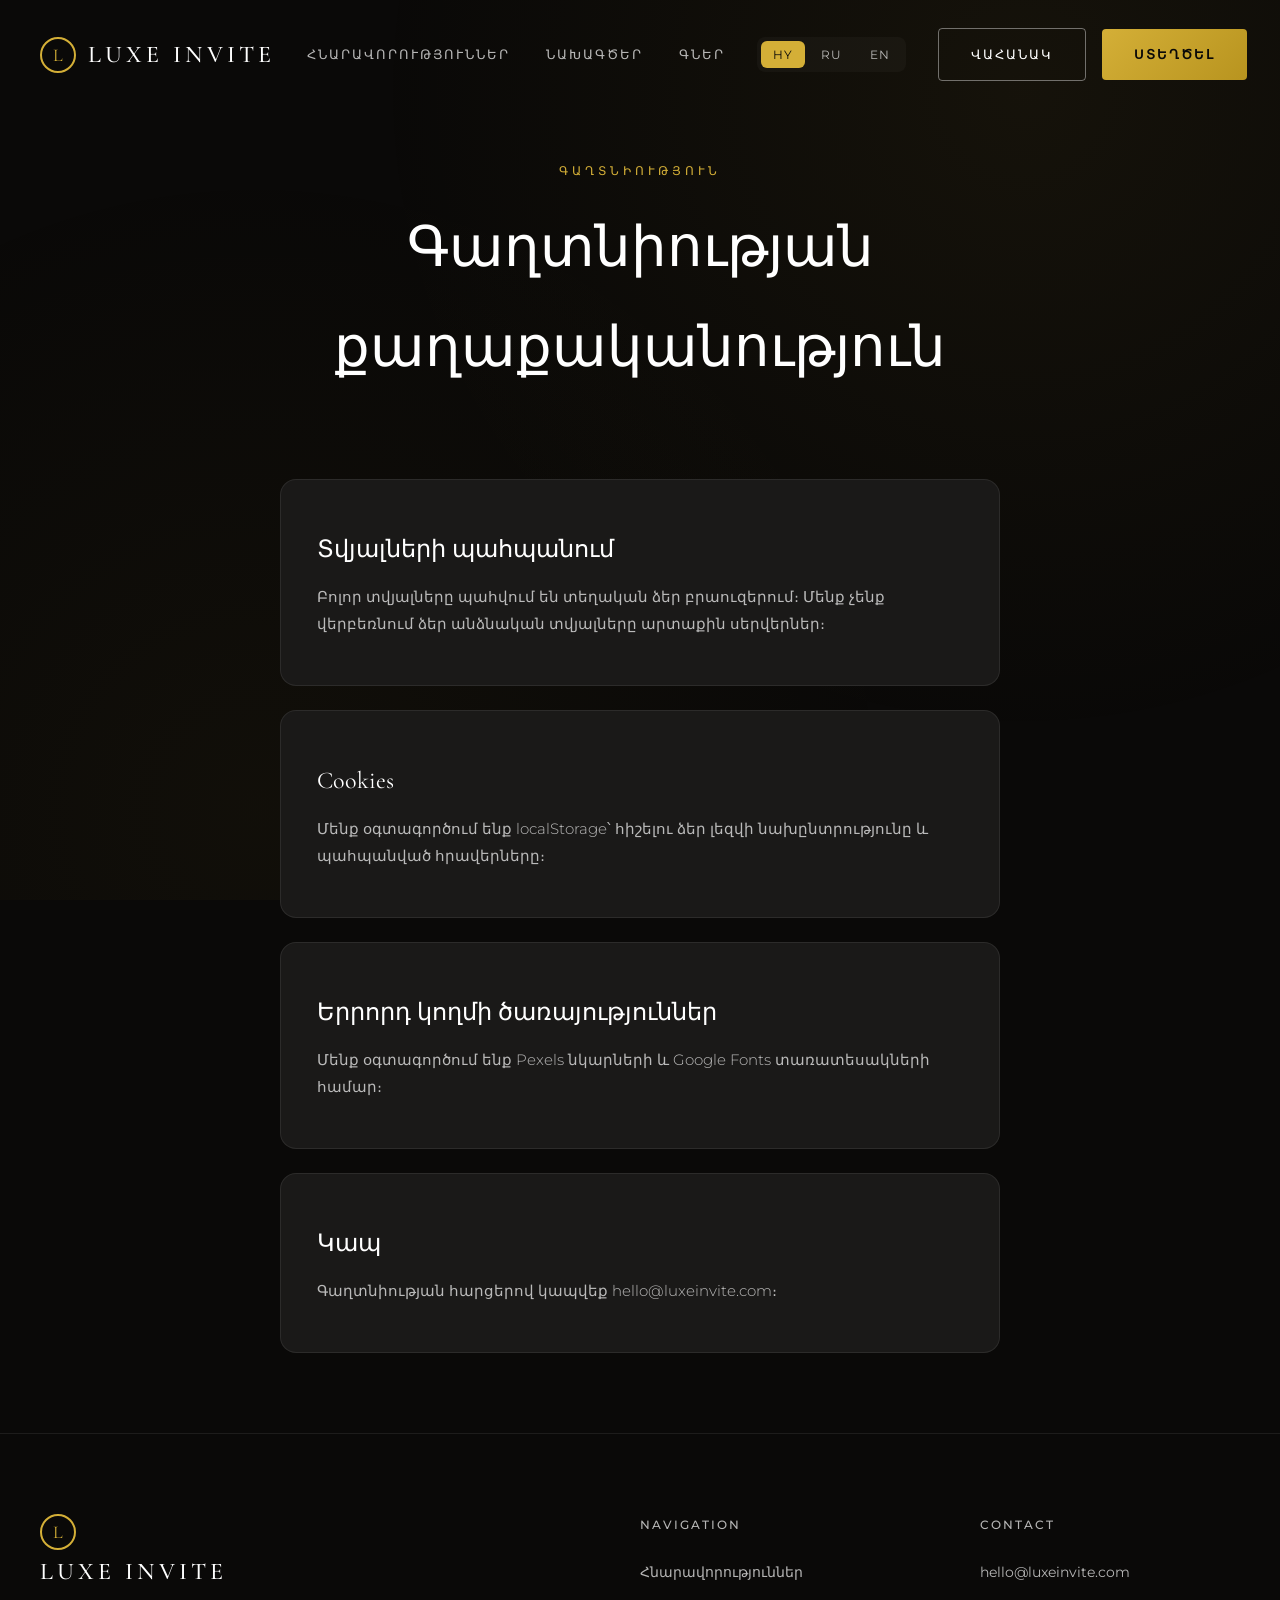
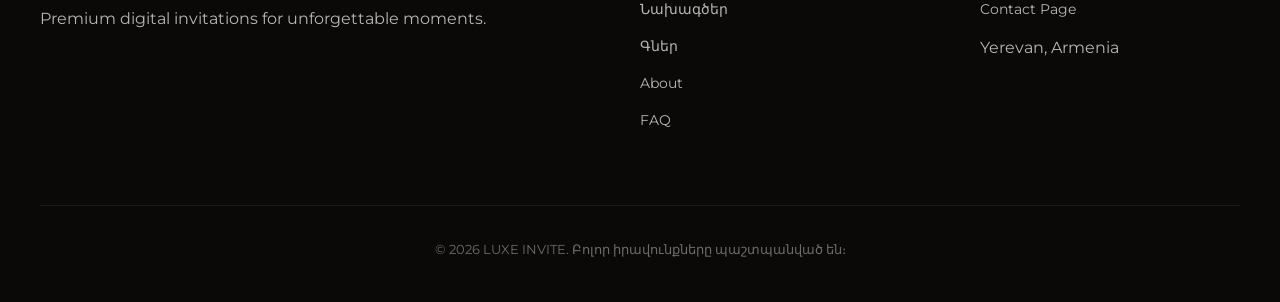
<file: policy.html>
<!DOCTYPE html>
<html lang="hy">
<head>
    <meta charset="UTF-8">
    <meta name="viewport" content="width=device-width, initial-scale=1.0">
    <title>Privacy Policy — LUXE INVITE</title>
    <link rel="preconnect" href="https://fonts.googleapis.com">
    <link rel="preconnect" href="https://fonts.gstatic.com" crossorigin>
    <link href="https://fonts.googleapis.com/css2?family=Cormorant+Garamond:wght@300;400;500;600;700&family=Montserrat:wght@300;400;500;600&display=swap" rel="stylesheet">
    <link rel="stylesheet" href="css/style.css">
</head>
<body>
    <div class="lux-bg-gradient"></div>
    <header class="lux-header" id="luxHeader">
        <div class="container lux-header-inner">
            <a href="index.html" class="lux-logo"><span class="lux-logo-icon">L</span><span class="lux-logo-text">LUXE INVITE</span></a>
            <nav class="lux-nav"><a href="index.html#features" data-i18n="nav_features">Features</a><a href="templates.html" data-i18n="nav_templates">Templates</a><a href="pricing.html" data-i18n="nav_pricing">Pricing</a></nav>
            <div class="lux-lang-switcher"><button class="lang-btn" data-lang="hy">HY</button><button class="lang-btn" data-lang="ru">RU</button><button class="lang-btn" data-lang="en">EN</button></div>
            <div class="lux-header-actions"><a href="dashboard.html" class="lux-btn-secondary" data-i18n="nav_dashboard">Dashboard</a><a href="constructor.html" class="lux-btn-primary" data-i18n="nav_create">Create</a></div>
            <button class="lux-mobile-menu-btn" type="button" aria-label="Open menu" aria-expanded="false" id="mobileMenuBtn">☰</button>
        </div>
    </header>
    <div class="lux-mobile-menu" id="mobileMenu" aria-hidden="true"><a href="index.html#features" data-i18n="nav_features">Features</a><a href="templates.html" data-i18n="nav_templates">Templates</a><a href="pricing.html" data-i18n="nav_pricing">Pricing</a><a href="dashboard.html" data-i18n="nav_dashboard">Dashboard</a><a href="constructor.html" data-i18n="nav_create">Create</a></div>
    <section style="padding-top:160px;padding-bottom:80px;"><div class="container" style="max-width:800px;">
        <div class="lux-section-title"><div class="lux-section-pre" data-i18n="policy_pre">PRIVACY</div><h2 class="lux-section-heading" data-i18n="policy_title">Privacy Policy</h2></div>
        <div class="lux-feature-card" style="margin-bottom:24px;"><h3 data-i18n="policy_s1_t">Data Storage</h3><p data-i18n="policy_s1_d">All invitation data is stored locally in your browser. We do not upload your personal information to external servers.</p></div>
        <div class="lux-feature-card" style="margin-bottom:24px;"><h3 data-i18n="policy_s2_t">Cookies</h3><p data-i18n="policy_s2_d">We use localStorage to remember your language preference and saved invitations. No tracking cookies are used.</p></div>
        <div class="lux-feature-card" style="margin-bottom:24px;"><h3 data-i18n="policy_s3_t">Third-Party Services</h3><p data-i18n="policy_s3_d">We use Pexels for stock imagery and Google Fonts for typography. No personal data is shared with these services.</p></div>
        <div class="lux-feature-card"><h3 data-i18n="policy_s4_t">Contact</h3><p data-i18n="policy_s4_d">For privacy questions, contact us at hello@luxeinvite.com.</p></div>
    </div></section>
    <footer class="lux-footer"><div class="container">
        <div class="lux-footer-grid">
            <div class="lux-footer-col"><a href="index.html" class="lux-logo footer-logo"><span class="lux-logo-icon">L</span><span class="lux-logo-text">LUXE INVITE</span></a><p class="muted" data-i18n="footer_desc">Premium digital invitations for unforgettable moments.</p></div>
            <div class="lux-footer-col"><h4 data-i18n="footer_nav">Navigation</h4><a href="index.html#features" data-i18n="nav_features">Features</a><a href="templates.html" data-i18n="nav_templates">Templates</a><a href="pricing.html" data-i18n="nav_pricing">Pricing</a><a href="about.html" data-i18n="nav_about">About</a><a href="faq.html" data-i18n="nav_faq">FAQ</a></div>
            <div class="lux-footer-col"><h4 data-i18n="footer_contact">Contact</h4><a href="mailto:hello@luxeinvite.com">hello@luxeinvite.com</a><a href="contacts.html" data-i18n="nav_contact">Contact Page</a><p class="muted">Yerevan, Armenia</p></div>
        </div>
        <div class="lux-footer-bottom"><p data-i18n="footer_copyright">© 2026 LUXE INVITE. All rights reserved.</p></div>
    </div></footer>
    <script src="js/app.js" defer></script>
    <script>
    const P_T={hy:{nav_features:'Հնարավորություններ',nav_templates:'Նախագծեր',nav_pricing:'Գներ',nav_dashboard:'Վահանակ',nav_create:'Ստեղծել',policy_pre:'ԳԱՂՏՆԻՈՒԹՅՈՒՆ',policy_title:'Գաղտնիության քաղաքականություն',policy_s1_t:'Տվյալների պահպանում',policy_s1_d:'Բոլոր տվյալները պահվում են տեղական ձեր բրաուզերում։ Մենք չենք վերբեռնում ձեր անձնական տվյալները արտաքին սերվերներ։',policy_s2_t:'Cookies',policy_s2_d:'Մենք օգտագործում ենք localStorage՝ հիշելու ձեր լեզվի նախընտրությունը և պահպանված հրավերները։',policy_s3_t:'Երրորդ կողմի ծառայություններ',policy_s3_d:'Մենք օգտագործում ենք Pexels նկարների և Google Fonts տառատեսակների համար։',policy_s4_t:'Կապ',policy_s4_d:'Գաղտնիության հարցերով կապվեք hello@luxeinvite.com։',footer_copyright:'© 2026 LUXE INVITE. Բոլոր իրավունքները պաշտպանված են։'},ru:{nav_features:'Возможности',nav_templates:'Шаблоны',nav_pricing:'Цены',nav_dashboard:'Панель',nav_create:'Создать',policy_pre:'КОНФИДЕНЦИАЛЬНОСТЬ',policy_title:'Политика конфиденциальности',policy_s1_t:'Хранение данных',policy_s1_d:'Все данные приглашений хранятся локально в вашем браузере. Мы не загружаем вашу личную информацию на внешние серверы.',policy_s2_t:'Cookies',policy_s2_d:'Мы используем localStorage для запоминания языка и сохранённых приглашений.',policy_s3_t:'Сторонние сервисы',policy_s3_d:'Мы используем Pexels для изображений и Google Fonts для шрифтов.',policy_s4_t:'Контакт',policy_s4_d:'По вопросам конфиденциальности пишите на hello@luxeinvite.com.',footer_copyright:'© 2026 LUXE INVITE. Все права защищены.'},en:{nav_features:'Features',nav_templates:'Templates',nav_pricing:'Pricing',nav_dashboard:'Dashboard',nav_create:'Create',policy_pre:'PRIVACY',policy_title:'Privacy Policy',policy_s1_t:'Data Storage',policy_s1_d:'All invitation data is stored locally in your browser. We do not upload your personal information to external servers.',policy_s2_t:'Cookies',policy_s2_d:'We use localStorage to remember your language preference and saved invitations. No tracking cookies are used.',policy_s3_t:'Third-Party Services',policy_s3_d:'We use Pexels for stock imagery and Google Fonts for typography. No personal data is shared with these services.',policy_s4_t:'Contact',policy_s4_d:'For privacy questions, contact us at hello@luxeinvite.com.',footer_copyright:'© 2026 LUXE INVITE. All rights reserved.'}};
    let cl=localStorage.getItem('lux_lang')||'hy';
    function sl(l){cl=l;localStorage.setItem('lux_lang',l);document.documentElement.lang=l;document.querySelectorAll('.lang-btn').forEach(b=>b.classList.toggle('active',b.dataset.lang===l));const d=P_T[l]||P_T.en;document.querySelectorAll('[data-i18n]').forEach(e=>{const k=e.getAttribute('data-i18n');if(d[k])e.textContent=d[k];});}
    document.addEventListener('DOMContentLoaded',()=>{document.querySelectorAll('.lang-btn').forEach(b=>b.addEventListener('click',()=>sl(b.dataset.lang)));sl(cl);const m=document.getElementById('mobileMenuBtn'),mm=document.getElementById('mobileMenu');if(m&&mm){m.addEventListener('click',()=>{const o=mm.classList.toggle('active');m.setAttribute('aria-expanded',o);mm.setAttribute('aria-hidden',!o);});mm.querySelectorAll('a').forEach(a=>a.addEventListener('click',()=>{mm.classList.remove('active');m.setAttribute('aria-expanded','false');mm.setAttribute('aria-hidden','true');}));}});
    </script>
</body>
</html>
</file>
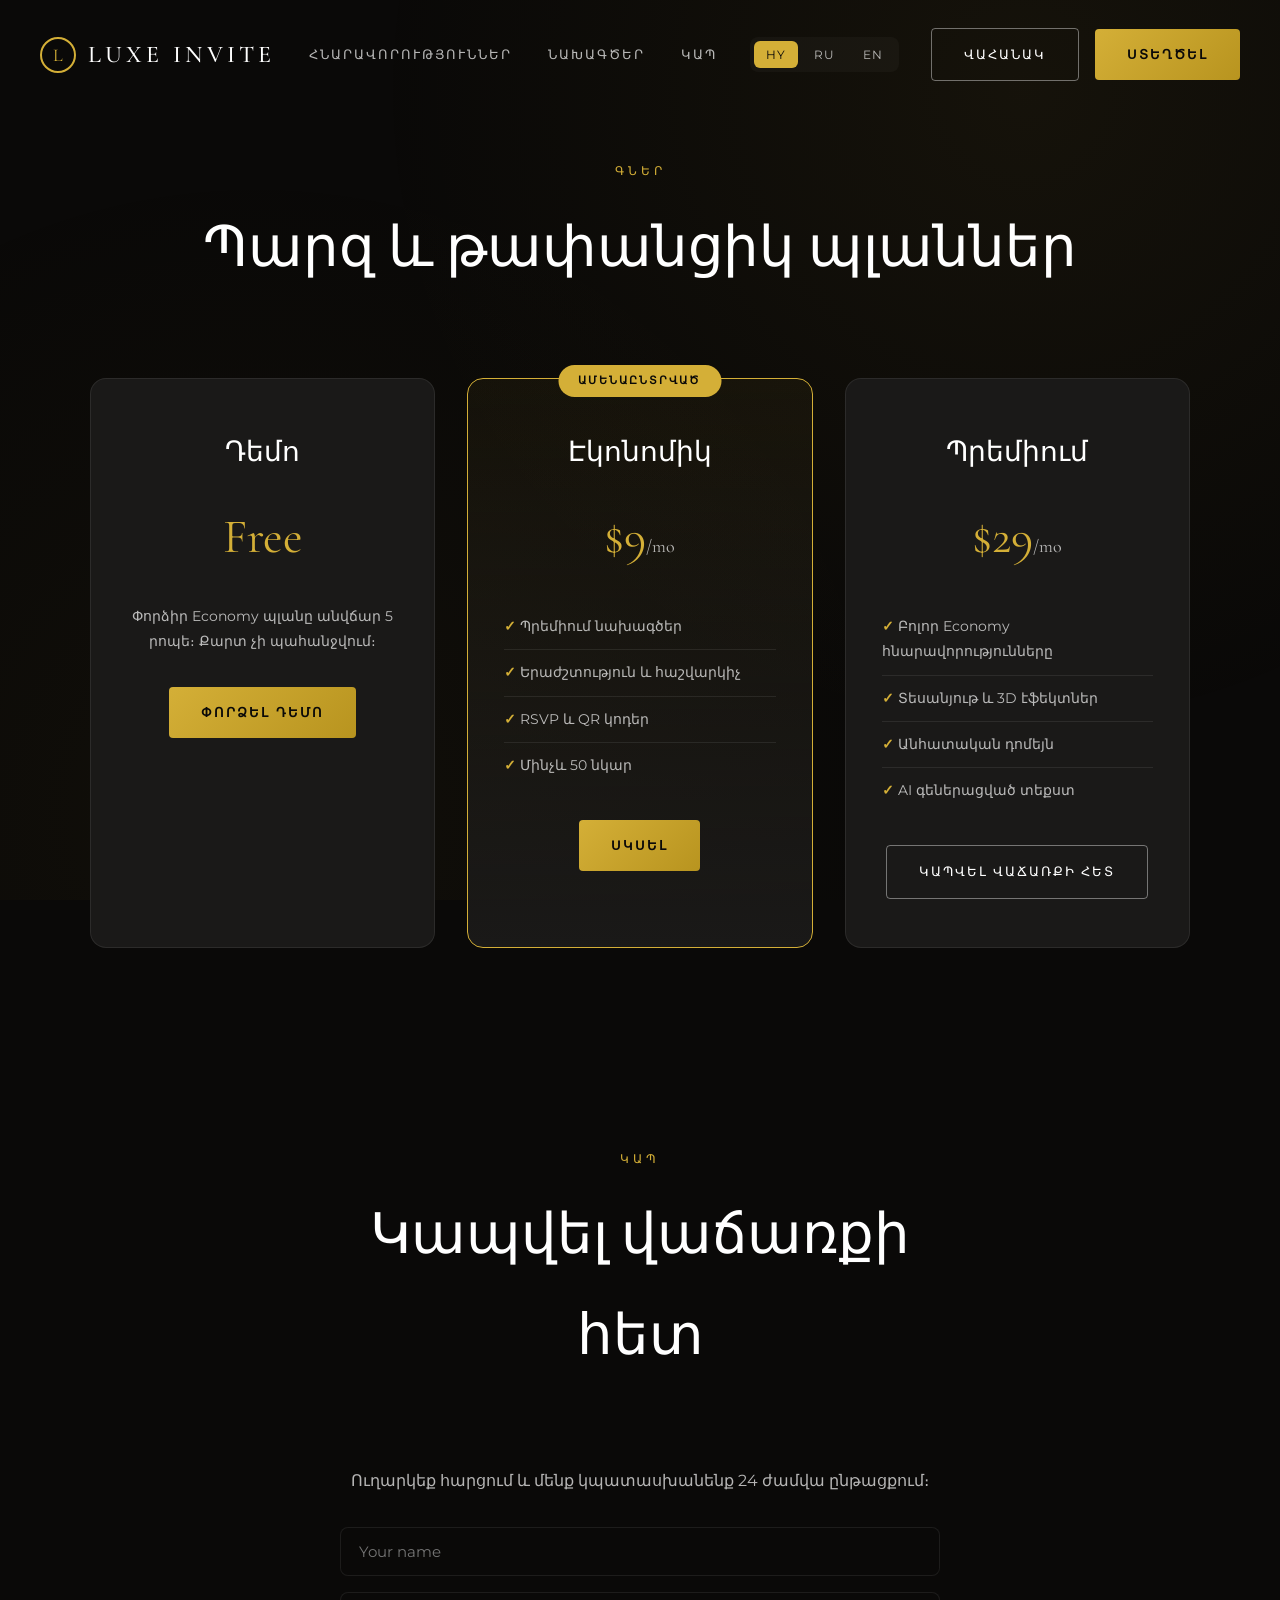
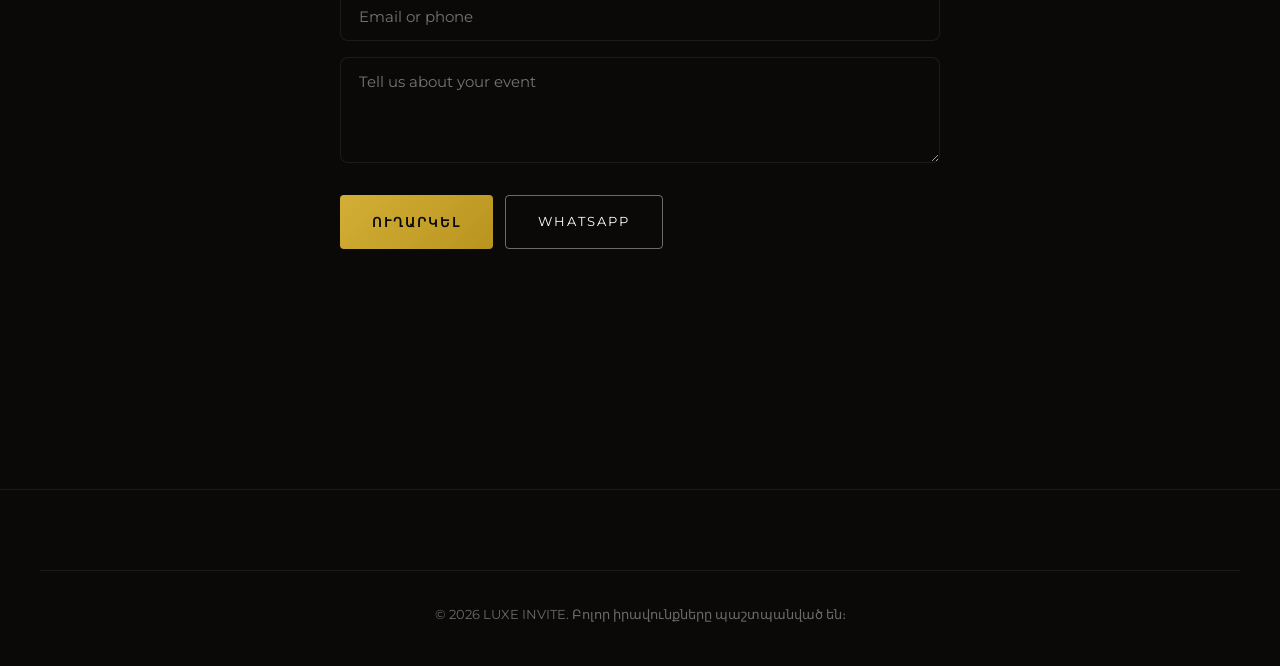
<file: pricing.html>
<!DOCTYPE html>
<html lang="hy">
<head>
    <meta charset="UTF-8">
    <meta name="viewport" content="width=device-width, initial-scale=1.0">
    <title>Pricing — LUXE INVITE</title>
    <link rel="preconnect" href="https://fonts.googleapis.com">
    <link rel="preconnect" href="https://fonts.gstatic.com" crossorigin>
    <link href="https://fonts.googleapis.com/css2?family=Cormorant+Garamond:wght@300;400;500;600;700&family=Montserrat:wght@300;400;500;600&display=swap" rel="stylesheet">
    <link rel="stylesheet" href="css/style.css">
</head>
<body>
    <div class="lux-bg-gradient"></div>
    <header class="lux-header" id="luxHeader">
        <div class="container lux-header-inner">
            <a href="index.html" class="lux-logo"><span class="lux-logo-icon">L</span><span class="lux-logo-text">LUXE INVITE</span></a>
            <nav class="lux-nav"><a href="index.html#features" data-i18n="nav_features">Features</a><a href="templates.html" data-i18n="nav_templates">Templates</a><a href="index.html#contact" data-i18n="nav_contact">Contact</a></nav>
            <div class="lux-lang-switcher"><button class="lang-btn" data-lang="hy">HY</button><button class="lang-btn" data-lang="ru">RU</button><button class="lang-btn" data-lang="en">EN</button></div>
            <div class="lux-header-actions"><a href="dashboard.html" class="lux-btn-secondary" data-i18n="nav_dashboard">Dashboard</a><a href="constructor.html" class="lux-btn-primary" data-i18n="nav_create">Create</a></div>
            <button class="lux-mobile-menu-btn" type="button" aria-label="Open menu" aria-expanded="false" id="mobileMenuBtn">☰</button>
        </div>
    </header>
    <div class="lux-mobile-menu" id="mobileMenu" aria-hidden="true"><a href="index.html#features" data-i18n="nav_features">Features</a><a href="templates.html" data-i18n="nav_templates">Templates</a><a href="index.html#contact" data-i18n="nav_contact">Contact</a><a href="dashboard.html" data-i18n="nav_dashboard">Dashboard</a><a href="constructor.html" data-i18n="nav_create">Create</a></div>
    <section style="padding-top:160px;"><div class="container">
        <div class="lux-section-title"><div class="lux-section-pre" data-i18n="pricing_pre">PRICING</div><h2 class="lux-section-heading" data-i18n="pricing_title">Simple, Transparent Plans</h2></div>
        <div class="lux-pricing-grid">
            <div class="lux-pricing-card" id="economy"><h3 data-i18n="plan_demo">Demo</h3><div class="lux-pricing-price">Free</div><p data-i18n="plan_demo_desc">Try the Economy plan free for 5 minutes. No card required.</p><a href="constructor.html?demo=1&plan=economy" class="lux-btn-primary" data-i18n="plan_demo_cta">Try Demo</a></div>
            <div class="lux-pricing-card lux-pricing-featured"><div class="lux-pricing-badge" data-i18n="plan_popular">Most Popular</div><h3 data-i18n="plan_economy">Economy</h3><div class="lux-pricing-price">$9<span>/mo</span></div><ul class="lux-pricing-features"><li data-i18n="plan_ec_f1">Premium templates</li><li data-i18n="plan_ec_f2">Music & countdown</li><li data-i18n="plan_ec_f3">RSVP & QR codes</li><li data-i18n="plan_ec_f4">Up to 50 photos</li></ul><a href="#contact" class="lux-btn-primary" data-i18n="plan_ec_cta">Get Started</a></div>
            <div class="lux-pricing-card" id="premium"><h3 data-i18n="plan_premium">Premium</h3><div class="lux-pricing-price">$29<span>/mo</span></div><ul class="lux-pricing-features"><li data-i18n="plan_pm_f1">All Economy features</li><li data-i18n="plan_pm_f2">Video & 3D effects</li><li data-i18n="plan_pm_f3">Custom domain</li><li data-i18n="plan_pm_f4">AI-generated text</li></ul><a href="#contact" class="lux-btn-secondary" data-i18n="plan_pm_cta">Contact Sales</a></div>
        </div>
        <section id="contact" style="margin-top:80px;max-width:600px;margin-left:auto;margin-right:auto;">
            <div class="lux-section-title"><div class="lux-section-pre" data-i18n="contact_pre">CONTACT</div><h2 class="lux-section-heading" data-i18n="contact_title">Contact Sales</h2></div>
            <p class="muted" style="text-align:center;margin-bottom:32px;" data-i18n="contact_desc">Send a request and we'll reply within 24 hours.</p>
            <form id="pricingContact" style="display:flex;flex-direction:column;gap:16px;">
                <input id="pc_name" class="form-input" placeholder="Your name" aria-label="Name" />
                <input id="pc_email" class="form-input" placeholder="Email or phone" aria-label="Email or phone" />
                <textarea id="pc_msg" class="form-input" rows="4" placeholder="Tell us about your event" aria-label="Message"></textarea>
                <div class="form-actions"><button id="pc_send" type="button" class="lux-btn-primary" data-i18n="contact_send">Send Request</button><a href="https://wa.me/37499000000" class="lux-btn-secondary" target="_blank" rel="noopener">WhatsApp</a></div>
            </form>
        </section>
    </div></section>
    <footer class="lux-footer"><div class="container"><div class="lux-footer-bottom"><p data-i18n="footer_copyright">© 2026 LUXE INVITE. All rights reserved.</p></div></div></footer>
    <div id="luxToast" class="lux-toast" aria-live="polite"></div>
    <script src="js/app.js" defer></script>
    <script>
    const P_T={hy:{nav_features:'Հնարավորություններ',nav_templates:'Նախագծեր',nav_pricing:'Գներ',nav_contact:'Կապ',nav_dashboard:'Վահանակ',nav_create:'Ստեղծել',pricing_pre:'ԳՆԵՐ',pricing_title:'Պարզ և թափանցիկ պլաններ',plan_demo:'Դեմո',plan_demo_desc:'Փորձիր Economy պլանը անվճար 5 րոպե։ Քարտ չի պահանջվում։',plan_demo_cta:'Փորձել դեմո',plan_popular:'Ամենաընտրված',plan_economy:'Էկոնոմիկ',plan_ec_f1:'Պրեմիում նախագծեր',plan_ec_f2:'Երաժշտություն և հաշվարկիչ',plan_ec_f3:'RSVP և QR կոդեր',plan_ec_f4:'Մինչև 50 նկար',plan_ec_cta:'Սկսել',plan_premium:'Պրեմիում',plan_pm_f1:'Բոլոր Economy հնարավորությունները',plan_pm_f2:'Տեսանյութ և 3D էֆեկտներ',plan_pm_f3:'Անհատական դոմեյն',plan_pm_f4:'AI գեներացված տեքստ',plan_pm_cta:'Կապվել վաճառքի հետ',contact_pre:'ԿԱՊ',contact_title:'Կապվել վաճառքի հետ',contact_desc:'Ուղարկեք հարցում և մենք կպատասխանենք 24 ժամվա ընթացքում։',contact_send:'Ուղարկել',footer_copyright:'© 2026 LUXE INVITE. Բոլոր իրավունքները պաշտպանված են։'},ru:{nav_features:'Возможности',nav_templates:'Шаблоны',nav_pricing:'Цены',nav_contact:'Контакт',nav_dashboard:'Панель',nav_create:'Создать',pricing_pre:'ЦЕНЫ',pricing_title:'Простые и прозрачные планы',plan_demo:'Демо',plan_demo_desc:'Попробуйте Economy план бесплатно 5 минут. Без карты.',plan_demo_cta:'Попробовать демо',plan_popular:'Популярный',plan_economy:'Эконом',plan_ec_f1:'Премиум шаблоны',plan_ec_f2:'Музыка и таймер',plan_ec_f3:'RSVP и QR-коды',plan_ec_f4:'До 50 фото',plan_ec_cta:'Начать',plan_premium:'Премиум',plan_pm_f1:'Все функции Economy',plan_pm_f2:'Видео и 3D-эффекты',plan_pm_f3:'Личный домен',plan_pm_f4:'AI-генерация текста',plan_pm_cta:'Связаться с отделом продаж',contact_pre:'КОНТАКТ',contact_title:'Связаться с отделом продаж',contact_desc:'Отправьте запрос и мы ответим в течение 24 часов.',contact_send:'Отправить',footer_copyright:'© 2026 LUXE INVITE. Все права защищены.'},en:{nav_features:'Features',nav_templates:'Templates',nav_pricing:'Pricing',nav_contact:'Contact',nav_dashboard:'Dashboard',nav_create:'Create',pricing_pre:'PRICING',pricing_title:'Simple, Transparent Plans',plan_demo:'Demo',plan_demo_desc:'Try the Economy plan free for 5 minutes. No card required.',plan_demo_cta:'Try Demo',plan_popular:'Most Popular',plan_economy:'Economy',plan_ec_f1:'Premium templates',plan_ec_f2:'Music & countdown',plan_ec_f3:'RSVP & QR codes',plan_ec_f4:'Up to 50 photos',plan_ec_cta:'Get Started',plan_premium:'Premium',plan_pm_f1:'All Economy features',plan_pm_f2:'Video & 3D effects',plan_pm_f3:'Custom domain',plan_pm_f4:'AI-generated text',plan_pm_cta:'Contact Sales',contact_pre:'CONTACT',contact_title:'Contact Sales',contact_desc:"Send a request and we'll reply within 24 hours.",contact_send:'Send Request',footer_copyright:'© 2026 LUXE INVITE. All rights reserved.'}};
    let cl=localStorage.getItem('lux_lang')||'hy';
    function sl(l){cl=l;localStorage.setItem('lux_lang',l);document.documentElement.lang=l;document.querySelectorAll('.lang-btn').forEach(b=>b.classList.toggle('active',b.dataset.lang===l));const d=P_T[l]||P_T.en;document.querySelectorAll('[data-i18n]').forEach(e=>{const k=e.getAttribute('data-i18n');if(d[k])e.textContent=d[k];});}
    document.addEventListener('DOMContentLoaded',()=>{document.querySelectorAll('.lang-btn').forEach(b=>b.addEventListener('click',()=>sl(b.dataset.lang)));sl(cl);const m=document.getElementById('mobileMenuBtn'),mm=document.getElementById('mobileMenu');if(m&&mm){m.addEventListener('click',()=>{const o=mm.classList.toggle('active');m.setAttribute('aria-expanded',o);mm.setAttribute('aria-hidden',!o);});mm.querySelectorAll('a').forEach(a=>a.addEventListener('click',()=>{mm.classList.remove('active');m.setAttribute('aria-expanded','false');mm.setAttribute('aria-hidden','true');}));}document.getElementById('pc_send').addEventListener('click',()=>{const n=document.getElementById('pc_name').value.trim(),c=document.getElementById('pc_email').value.trim();if(!n){window.showToast('Please enter your name','info');return;}if(!c){window.showToast('Please enter email or phone','info');return;}window.showToast('Request sent — we will contact you shortly','success');document.getElementById('pc_msg').value='';});});
    </script>
</body>
</html>
</file>
<file: css/style.css>
/* =============================================
   LUXE INVITE — Premium Luxury Stylesheet
   ============================================= */

@import url('https://fonts.googleapis.com/css2?family=Cormorant+Garamond:wght@300;400;500;600;700&family=Montserrat:wght@300;400;500;600&display=swap');

:root {
    --color-black: #0a0908;
    --color-dark: #121110;
    --color-surface: #1a1918;
    --color-surface-hover: #222120;
    --color-gold: #d4af37;
    --color-gold-light: #f4e4bc;
    --color-gold-dark: #b8941f;
    --color-white: #ffffff;
    --color-white-muted: rgba(255,255,255,0.7);
    --color-white-soft: rgba(255,255,255,0.4);
    --color-white-faint: rgba(255,255,255,0.15);
    --primary: var(--color-gold);
    --text: var(--color-white);
    --font-display: 'Cormorant Garamond', serif;
    --font-body: 'Montserrat', sans-serif;
    --shadow-soft: 0 20px 60px rgba(0,0,0,0.6);
    --shadow-gold: 0 10px 40px rgba(212, 175, 55, 0.2);
    --shadow-card: 0 8px 32px rgba(0,0,0,0.4);
    --border-glass: rgba(255,255,255,0.08);
    --border-gold: rgba(212, 175, 55, 0.3);
    --radius-sm: 4px;
    --radius-md: 8px;
    --radius-lg: 16px;
    --radius-xl: 24px;
}

* { margin: 0; padding: 0; box-sizing: border-box; }
html { scroll-behavior: smooth; }

body {
    font-family: var(--font-body);
    background-color: var(--color-black);
    color: var(--color-white);
    line-height: 1.8;
    overflow-x: hidden;
    -webkit-font-smoothing: antialiased;
    -moz-osx-font-smoothing: grayscale;
}

body[data-theme="light"] {
    --color-black: #f8f7f6;
    --color-dark: #e8e7e6;
    --color-surface: #ffffff;
    --color-surface-hover: #f0efee;
    --color-white: #0a0908;
    --color-white-muted: rgba(10,9,8,0.7);
    --color-white-soft: rgba(10,9,8,0.4);
    --color-white-faint: rgba(10,9,8,0.12);
    --border-glass: rgba(0,0,0,0.06);
    --shadow-soft: 0 20px 60px rgba(0,0,0,0.08);
    --shadow-card: 0 8px 32px rgba(0,0,0,0.08);
}

.container { max-width: 1280px; margin: 0 auto; padding: 0 40px; }
.muted { color: var(--color-white-muted); }

.lux-bg-gradient {
    position: fixed; inset: 0;
    background: radial-gradient(circle at 80% 10%, rgba(212,175,55,0.06), transparent 50%),
                radial-gradient(circle at 20% 90%, rgba(212,175,55,0.04), transparent 50%);
    pointer-events: none; z-index: -2;
}

.gold-particles { position: fixed; inset: 0; z-index: 0; pointer-events: none; }
.particle {
    position: absolute; width: 4px; height: 4px;
    background: var(--color-gold); border-radius: 50%;
    opacity: 0.4; animation: particleFloat 10s infinite linear;
}
@keyframes particleFloat {
    0% { transform: translateY(100vh) rotate(0deg); opacity: 0; }
    10% { opacity: 0.6; }
    90% { opacity: 0.6; }
    100% { transform: translateY(-10vh) rotate(360deg); opacity: 0; }
}

.lux-header {
    position: fixed; inset-inline: 0; top: 0; padding: 28px 0; z-index: 1000;
    transition: all 0.6s cubic-bezier(0.23, 1, 0.32, 1);
}
.lux-header.scrolled {
    padding: 14px 0;
    background: rgba(10, 9, 8, 0.85);
    backdrop-filter: blur(30px); -webkit-backdrop-filter: blur(30px);
    border-bottom: 1px solid var(--border-glass);
}
.lux-header-inner { display: flex; align-items: center; justify-content: space-between; gap: 32px; }

.lux-logo { display: flex; align-items: center; gap: 12px; text-decoration: none; flex-shrink: 0; }
.lux-logo-icon {
    width: 36px; height: 36px; border: 2px solid var(--color-gold); border-radius: 50%;
    display: flex; align-items: center; justify-content: center;
    font-family: var(--font-display); font-size: 18px; color: var(--color-gold);
    transition: all 0.4s ease;
}
.lux-logo:hover .lux-logo-icon { box-shadow: 0 0 20px rgba(212, 175, 55, 0.4); }
.lux-logo-text {
    font-family: var(--font-display); font-size: 24px; font-weight: 500;
    letter-spacing: 4px; text-transform: uppercase; color: var(--color-white);
}

.lux-nav { display: flex; gap: 36px; align-items: center; flex: 1; justify-content: center; }
.lux-nav a {
    font-size: 13px; letter-spacing: 2px; text-transform: uppercase;
    color: var(--color-white-muted); text-decoration: none;
    position: relative; padding: 8px 0; transition: color 0.3s ease;
}
.lux-nav a::after {
    content: ''; position: absolute; bottom: 0; left: 0; width: 0; height: 1px;
    background: var(--color-gold); transition: width 0.4s cubic-bezier(0.23, 1, 0.32, 1);
}
.lux-nav a:hover { color: var(--color-gold); }
.lux-nav a:hover::after { width: 100%; }

.lux-header-actions { display: flex; gap: 16px; align-items: center; flex-shrink: 0; }

.lux-lang-switcher, .lang-switcher {
    display: flex; gap: 4px; padding: 4px;
    background: rgba(255,255,255,0.03); border-radius: var(--radius-md);
}
.lux-lang-switcher .lang-btn, .lang-switcher .lang-btn {
    padding: 6px 12px; border: none; background: transparent;
    color: var(--color-white-muted); font-size: 12px; letter-spacing: 1px;
    border-radius: 6px; cursor: pointer; transition: all 0.3s; font-family: var(--font-body);
}
.lang-btn.active { background: var(--color-gold); color: var(--color-black); }
.lang-btn:hover:not(.active) { color: var(--color-gold); }

.lux-theme-toggle {
    width: 40px; height: 40px; border-radius: var(--radius-md);
    border: 1px solid var(--border-glass); background: transparent;
    cursor: pointer; font-size: 18px; transition: all 0.3s; color: var(--color-white);
}
.lux-theme-toggle:hover { background: rgba(212,175,55,0.1); border-color: var(--color-gold); }

.lux-btn-primary, .btn-primary {
    background: linear-gradient(135deg, var(--color-gold) 0%, var(--color-gold-dark) 100%);
    color: var(--color-black); font-family: var(--font-body); font-size: 13px;
    letter-spacing: 2px; text-transform: uppercase; padding: 14px 32px;
    border: none; border-radius: var(--radius-sm); cursor: pointer; text-decoration: none;
    display: inline-flex; align-items: center; gap: 10px;
    transition: all 0.4s cubic-bezier(0.23, 1, 0.32, 1); font-weight: 600;
    position: relative; overflow: hidden;
}
.lux-btn-primary::before, .btn-primary::before {
    content: ''; position: absolute; top: 0; left: -100%; width: 100%; height: 100%;
    background: linear-gradient(90deg, transparent, rgba(255,255,255,0.3), transparent);
    transition: left 0.6s ease;
}
.lux-btn-primary:hover::before, .btn-primary:hover::before { left: 100%; }
.lux-btn-primary:hover, .btn-primary:hover { transform: translateY(-3px); box-shadow: var(--shadow-gold); }

.lux-btn-secondary, .btn-secondary {
    background: transparent; color: var(--color-white); font-family: var(--font-body);
    font-size: 13px; letter-spacing: 2px; text-transform: uppercase; padding: 14px 32px;
    border: 1px solid var(--color-white-soft); border-radius: var(--radius-sm);
    cursor: pointer; text-decoration: none; display: inline-flex; align-items: center; gap: 10px;
    transition: all 0.4s ease;
}
.lux-btn-secondary:hover, .btn-secondary:hover {
    border-color: var(--color-gold); color: var(--color-gold); background: rgba(212, 175, 55, 0.05);
}

.lux-mobile-menu-btn {
    display: none; background: transparent; border: none; color: var(--color-white);
    font-size: 24px; cursor: pointer; padding: 4px 8px;
}

.lux-mobile-menu {
    position: fixed; top: 0; right: -100%; width: 280px; height: 100vh;
    background: var(--color-dark); border-left: 1px solid var(--border-glass);
    z-index: 999; display: flex; flex-direction: column;
    padding: 100px 32px 32px; gap: 8px;
    transition: right 0.4s cubic-bezier(0.23, 1, 0.32, 1);
}
.lux-mobile-menu.active { right: 0; }
.lux-mobile-menu a {
    color: var(--color-white-muted); text-decoration: none; font-size: 15px;
    letter-spacing: 2px; text-transform: uppercase; padding: 16px 0;
    border-bottom: 1px solid var(--border-glass); transition: color 0.3s;
}
.lux-mobile-menu a:hover { color: var(--color-gold); }

.lux-hero { min-height: 100vh; position: relative; display: flex; align-items: center; }
.lux-hero-bg { position: absolute; inset: 0; z-index: -1; overflow: hidden; }
.lux-hero-bg img { width: 100%; height: 100%; object-fit: cover; filter: brightness(0.5); }
.lux-hero-overlay { position: absolute; inset: 0; background: linear-gradient(to bottom, rgba(10,9,8,0.5), rgba(10,9,8,0.9)); }
.lux-hero-content { padding-top: 120px; padding-bottom: 80px; text-align: center; position: relative; z-index: 1; }
.lux-hero-pre {
    display: inline-block; font-family: var(--font-body); font-size: 12px;
    letter-spacing: 4px; color: var(--color-gold); text-transform: uppercase; margin-bottom: 32px;
}
.lux-hero-title {
    font-family: var(--font-display); font-size: clamp(48px, 8vw, 96px);
    font-weight: 300; line-height: 1.1; margin-bottom: 32px;
}
.lux-hero-title span.gold { color: var(--color-gold); }
.lux-hero-subtitle {
    font-size: 18px; color: var(--color-white-muted); max-width: 600px;
    margin: 0 auto 48px; font-weight: 300;
}
.lux-hero-btns { display: flex; gap: 20px; justify-content: center; flex-wrap: wrap; }
.lux-hero-stats { margin-top: 100px; display: flex; justify-content: center; gap: 60px; flex-wrap: wrap; }
.lux-stat { text-align: center; }
.lux-stat-number { font-family: var(--font-display); font-size: 48px; color: var(--color-gold); margin-bottom: 4px; }
.lux-stat-label { font-size: 12px; letter-spacing: 2px; text-transform: uppercase; color: var(--color-white-muted); }
.lux-hero-scroll {
    position: absolute; bottom: 40px; left: 50%; transform: translateX(-50%);
    display: flex; flex-direction: column; align-items: center; gap: 12px;
    font-size: 11px; letter-spacing: 2px; text-transform: uppercase; color: var(--color-white-soft);
}
.lux-scroll-line {
    width: 1px; height: 60px;
    background: linear-gradient(to bottom, var(--color-white-soft), transparent);
    animation: scrollPulse 2s ease-in-out infinite;
}
@keyframes scrollPulse { 0%, 100% { opacity: 0.3; } 50% { opacity: 1; } }

section { padding: 120px 0; }
.lux-section-title { text-align: center; margin-bottom: 80px; }
.lux-section-pre { font-size: 12px; letter-spacing: 4px; text-transform: uppercase; color: var(--color-gold); margin-bottom: 16px; }
.lux-section-heading { font-family: var(--font-display); font-size: clamp(36px, 5vw, 56px); font-weight: 400; }

.lux-features-grid { display: grid; grid-template-columns: repeat(3, 1fr); gap: 32px; }
.lux-feature-card {
    padding: 48px 36px; border: 1px solid var(--border-glass);
    background: var(--color-surface); border-radius: var(--radius-lg);
    transition: all 0.6s cubic-bezier(0.23, 1, 0.32, 1);
}
.lux-feature-card:hover {
    border-color: var(--border-gold); transform: translateY(-8px);
    background: var(--color-surface-hover); box-shadow: var(--shadow-card);
}
.lux-feature-icon {
    width: 56px; height: 56px; border: 1px solid var(--color-gold); border-radius: 50%;
    display: flex; align-items: center; justify-content: center;
    margin-bottom: 28px; color: var(--color-gold); font-size: 24px; transition: all 0.4s ease;
}
.lux-feature-card:hover .lux-feature-icon { background: var(--color-gold); color: var(--color-black); transform: scale(1.1); }
.lux-feature-card h3 { font-family: var(--font-display); font-size: 24px; font-weight: 400; margin-bottom: 12px; }
.lux-feature-card p { font-size: 15px; color: var(--color-white-muted); font-weight: 300; }

.lux-templates-grid { display: grid; grid-template-columns: repeat(3, 1fr); gap: 32px; }
.lux-template-card { position: relative; overflow: hidden; border-radius: var(--radius-lg); }
.lux-template-img { position: relative; aspect-ratio: 3/4; overflow: hidden; }
.lux-template-img img {
    width: 100%; height: 100%; object-fit: cover;
    transition: transform 1s cubic-bezier(0.23, 1, 0.32, 1); filter: brightness(0.85);
}
.lux-template-card:hover .lux-template-img img { transform: scale(1.08); filter: brightness(0.6); }
.lux-template-overlay {
    position: absolute; inset: 0;
    background: linear-gradient(to top, rgba(10,9,8,0.95), transparent 60%);
    opacity: 0; transition: opacity 0.6s ease;
    display: flex; flex-direction: column; justify-content: flex-end; padding: 32px;
}
.lux-template-card:hover .lux-template-overlay { opacity: 1; }
.lux-template-category { font-size: 11px; letter-spacing: 2px; text-transform: uppercase; color: var(--color-gold); margin-bottom: 12px; }
.lux-template-title { font-family: var(--font-display); font-size: 32px; margin-bottom: 20px; }
.lux-template-btn {
    display: inline-block; padding: 10px 24px; background: var(--color-gold);
    color: var(--color-black); border-radius: var(--radius-sm); font-size: 12px;
    letter-spacing: 2px; text-transform: uppercase; font-weight: 600;
    text-decoration: none; transition: all 0.3s; align-self: flex-start;
}
.lux-template-btn:hover { transform: translateY(-2px); box-shadow: var(--shadow-gold); }
.templates-cta { text-align: center; margin-top: 50px; }

.lux-pricing-grid { display: grid; grid-template-columns: repeat(3, 1fr); gap: 32px; max-width: 1100px; margin: 0 auto; }
.lux-pricing-card {
    padding: 48px 36px; border: 1px solid var(--border-glass);
    background: var(--color-surface); border-radius: var(--radius-lg);
    text-align: center; transition: all 0.4s ease; position: relative;
}
.lux-pricing-card:hover { border-color: var(--border-gold); transform: translateY(-6px); box-shadow: var(--shadow-card); }
.lux-pricing-featured { border-color: var(--color-gold); background: linear-gradient(180deg, rgba(212,175,55,0.05), var(--color-surface)); }
.lux-pricing-badge {
    position: absolute; top: -14px; left: 50%; transform: translateX(-50%);
    background: var(--color-gold); color: var(--color-black); padding: 6px 20px;
    border-radius: 20px; font-size: 11px; letter-spacing: 2px; text-transform: uppercase; font-weight: 600; white-space: nowrap;
}
.lux-pricing-card h3 { font-family: var(--font-display); font-size: 28px; font-weight: 400; margin-bottom: 16px; }
.lux-pricing-price { font-family: var(--font-display); font-size: 48px; color: var(--color-gold); margin-bottom: 24px; }
.lux-pricing-price span { font-size: 18px; color: var(--color-white-muted); }
.lux-pricing-card p { color: var(--color-white-muted); font-size: 14px; margin-bottom: 32px; }
.lux-pricing-features { list-style: none; text-align: left; margin-bottom: 32px; }
.lux-pricing-features li { padding: 10px 0; color: var(--color-white-muted); font-size: 14px; border-bottom: 1px solid var(--border-glass); }
.lux-pricing-features li:last-child { border-bottom: none; }
.lux-pricing-features li::before { content: '\2713  '; color: var(--color-gold); font-weight: 600; }

.lux-cta { position: relative; overflow: hidden; }
.lux-cta-bg { position: absolute; inset: 0; z-index: -1; }
.lux-cta-bg img { width: 100%; height: 100%; object-fit: cover; filter: brightness(0.3); }
.lux-cta-content { text-align: center; padding: 120px 20px; }
.lux-cta-content h2 { font-family: var(--font-display); font-size: clamp(36px, 5vw, 56px); font-weight: 400; margin-bottom: 24px; }
.lux-cta-content p { font-size: 18px; color: var(--color-white-muted); margin-bottom: 40px; max-width: 600px; margin-left: auto; margin-right: auto; }

.lux-footer { padding: 80px 0 40px; border-top: 1px solid var(--border-glass); }
.lux-footer-grid { display: grid; grid-template-columns: 2fr 1fr 1fr; gap: 80px; margin-bottom: 60px; }
.lux-footer-col h4 { font-size: 12px; letter-spacing: 2px; text-transform: uppercase; color: var(--color-white-muted); margin-bottom: 24px; font-weight: 500; }
.lux-footer-col a { display: block; color: var(--color-white-muted); text-decoration: none; font-size: 14px; margin-bottom: 12px; transition: color 0.3s; }
.lux-footer-col a:hover { color: var(--color-gold); }
.footer-logo { margin-bottom: 24px; display: inline-flex; }
.lux-footer-bottom { padding-top: 32px; border-top: 1px solid var(--border-glass); text-align: center; font-size: 13px; color: var(--color-white-soft); }

.lux-invitation { min-height: 100vh; display: flex; flex-direction: column; }
.lux-inv-hero { flex: 1; display: flex; align-items: center; justify-content: center; position: relative; }
.lux-inv-bg img { width: 100%; height: 100%; object-fit: cover; filter: brightness(0.45); }
.lux-inv-content { text-align: center; padding: 120px 20px; }
.lux-inv-names { font-family: var(--font-display); font-size: clamp(48px, 8vw, 96px); font-weight: 300; margin-bottom: 24px; }
.lux-inv-date { font-size: 16px; letter-spacing: 4px; text-transform: uppercase; color: var(--color-gold); margin-bottom: 40px; }
.lux-inv-venue { font-size: 18px; color: var(--color-white-muted); margin-bottom: 60px; }
.lux-inv-timer { display: flex; gap: 24px; justify-content: center; margin-bottom: 80px; }
.lux-timer-box { min-width: 100px; padding: 24px 16px; border: 1px solid var(--border-glass); background: rgba(255,255,255,0.02); border-radius: var(--radius-md); }
.lux-timer-number { font-family: var(--font-display); font-size: 40px; color: var(--color-gold); margin-bottom: 8px; }
.lux-timer-label { font-size: 11px; letter-spacing: 2px; text-transform: uppercase; color: var(--color-white-muted); }
.lux-inv-rsvp { max-width: 500px; margin: 0 auto; padding: 48px; border: 1px solid var(--border-glass); background: rgba(10,9,8,0.6); backdrop-filter: blur(20px); border-radius: var(--radius-lg); }
.lux-inv-rsvp h3 { font-family: var(--font-display); font-size: 28px; font-weight: 400; margin-bottom: 24px; }
.lux-rsvp-btns { display: flex; gap: 16px; justify-content: center; flex-wrap: wrap; }

.rsvp-area { margin-top: 40px; position: relative; z-index: 10; }
.rsvp-btns { display:flex; gap:16px; justify-content:center; flex-wrap:wrap; }
.rsvp-btn { padding:14px 32px; border-radius:var(--radius-md); font-size:13px; letter-spacing:2px; text-transform:uppercase; cursor:pointer; border:2px solid transparent; transition: all 0.3s; background: var(--primary); color: #0A0908; font-weight:600; font-family: var(--font-body); }
.rsvp-btn.secondary { background: transparent; color: var(--text); border: 1px solid rgba(255,255,255,0.3); }
.rsvp-btn:hover { opacity:0.9; transform: translateY(-2px); }
.rsvp-btn:disabled { cursor: default; }
.rsvp-status { margin-top:24px; color: var(--color-gold); font-size: 16px; }

.music-btn {
    position: fixed; bottom: 24px; right: 24px; z-index: 100;
    width: 56px; height: 56px; border-radius: 50%;
    background: rgba(0,0,0,0.6); border: 1px solid rgba(255,255,255,0.15);
    display: flex; align-items: center; justify-content: center;
    font-size: 22px; cursor: pointer; transition: all 0.3s; color: var(--text);
}
.music-btn:hover { background: rgba(212, 175, 55, 0.15); border-color: var(--color-gold); transform: scale(1.1); }

.lux-constructor { padding-top: 160px; padding-bottom: 100px; }
.lux-constructor-grid { display: grid; grid-template-columns: 1fr 1fr; gap: 60px; }
.lux-form-card { padding: 48px; border: 1px solid var(--border-glass); background: var(--color-surface); border-radius: var(--radius-lg); }
.lux-form-group { margin-bottom: 32px; }
.lux-form-label { display: block; font-size: 12px; letter-spacing: 2px; text-transform: uppercase; color: var(--color-white-muted); margin-bottom: 12px; }
.lux-form-input, .lux-form-textarea { width: 100%; padding: 16px 20px; background: var(--color-black); border: 1px solid var(--border-glass); color: var(--color-white); font-family: var(--font-body); font-size: 15px; outline: none; transition: border-color 0.3s; border-radius: var(--radius-md); }
.lux-form-input:focus, .lux-form-textarea:focus { border-color: var(--color-gold); }
.lux-form-textarea { min-height: 120px; resize: vertical; }
.lux-preview-card { padding: 48px; border: 1px solid var(--border-glass); background: var(--color-surface); text-align: center; display: flex; flex-direction: column; justify-content: center; border-radius: var(--radius-lg); }
.lux-preview-names { font-family: var(--font-display); font-size: 40px; margin-bottom: 16px; }
.lux-preview-date { font-size: 14px; letter-spacing: 2px; text-transform: uppercase; color: var(--color-gold); margin-bottom: 16px; }
.lux-preview-message { color: var(--color-white-muted); margin-top: 24px; }

.lux-dashboard { padding-top: 160px; padding-bottom: 100px; }
.lux-dash-stats { display: grid; grid-template-columns: repeat(3, 1fr); gap: 32px; margin-bottom: 60px; }
.lux-dash-stat-card { padding: 40px; border: 1px solid var(--border-glass); background: var(--color-surface); text-align: center; border-radius: var(--radius-lg); transition: all 0.4s ease; }
.lux-dash-stat-card:hover { border-color: var(--border-gold); box-shadow: var(--shadow-card); }
.lux-dash-stat-card h3 { font-family: var(--font-display); font-size: 48px; color: var(--color-gold); margin-bottom: 8px; }
.lux-dash-stat-card p { font-size: 12px; letter-spacing: 2px; text-transform: uppercase; color: var(--color-white-muted); }
.lux-dash-list { display: flex; flex-direction: column; gap: 16px; }
.lux-dash-item { display: flex; justify-content: space-between; align-items: center; padding: 32px; border: 1px solid var(--border-glass); background: var(--color-surface); border-radius: var(--radius-lg); transition: all 0.3s ease; }
.lux-dash-item:hover { border-color: var(--border-gold); }
.lux-dash-item h4 { font-family: var(--font-display); font-size: 22px; font-weight: 400; margin-bottom: 4px; }
.lux-dash-item p { font-size: 13px; color: var(--color-white-muted); }

.form-input { width: 100%; padding: 14px 18px; background: var(--color-black); border: 1px solid var(--border-glass); color: var(--color-white); font-family: var(--font-body); font-size: 15px; outline: none; transition: border-color 0.3s; border-radius: var(--radius-md); }
.form-input:focus { border-color: var(--color-gold); }
.form-actions { display: flex; gap: 12px; flex-wrap: wrap; margin-top: 16px; }

.lux-modal { position: fixed; inset: 0; display: flex; align-items: center; justify-content: center; background: rgba(0,0,0,0.6); z-index: 2000; opacity: 1; pointer-events: auto; backdrop-filter: blur(8px); }
.lux-modal[aria-hidden="true"] { opacity: 0; pointer-events: none; transition: opacity 260ms ease; }
.lux-modal-panel { width: 520px; max-width: 92%; background: linear-gradient(180deg, #0f0f0f, #0a0a0a); border-radius: var(--radius-lg); padding: 36px; box-shadow: 0 30px 90px rgba(0,0,0,0.7); border: 1px solid rgba(255,255,255,0.06); color: var(--color-white); position: relative; }
.lux-modal-panel h2 { margin: 0 0 8px 0; font-family: var(--font-display); font-size: 24px; }
.lux-modal-panel p { color: var(--color-white-muted); margin: 0; }
.lux-modal-close { position: absolute; right: 18px; top: 16px; background: transparent; border: none; color: var(--color-white); font-size: 18px; cursor: pointer; }
.lux-modal-actions { display: flex; gap: 12px; margin-top: 24px; }

.lux-toast { position: fixed; right: 20px; top: 20px; display: flex; flex-direction: column; gap: 10px; z-index: 3000; pointer-events: none; }
.lux-toast .toast { pointer-events: auto; min-width: 220px; max-width: 360px; background: linear-gradient(180deg, #141414, #0b0b0b); color: var(--color-white); padding: 14px 18px; border-radius: var(--radius-md); box-shadow: 0 20px 60px rgba(0,0,0,0.6); border: 1px solid rgba(255,255,255,0.06); font-weight: 600; font-size: 14px; }
.lux-toast .toast.success { border-left: 4px solid var(--color-gold); }
.lux-toast .toast.info { border-left: 4px solid rgba(255,255,255,0.15); }
.lux-toast .toast.hide { opacity: 0; transform: translateY(-6px); transition: all 260ms ease; }

.demo-badge { position: fixed; right: 20px; bottom: 20px; background: linear-gradient(90deg, var(--color-gold), var(--color-gold-dark)); padding: 10px 14px; border-radius: var(--radius-md); font-weight: 600; box-shadow: 0 10px 30px rgba(184,148,31,0.18); z-index: 1500; color: #0a0908; }
html.demo-economy .premium-only { display: none !important; }
html.demo-economy .premium-badge { display: inline-block; background: rgba(212,175,55,0.12); color: var(--color-gold); padding: 4px 8px; border-radius: 6px; font-size: 12px; }

.sr-only { position: absolute !important; height: 1px; width: 1px; overflow: hidden; clip: rect(1px, 1px, 1px, 1px); white-space: nowrap; }
.section-subheading { font-family: var(--font-display); font-size: 28px; margin-bottom: 24px; }
.pricing-main { padding-top: 120px; max-width: 1100px; margin: 40px auto; }
.pricing-title { font-family: var(--font-display); }
.pricing-sub { color: var(--color-white-muted); }
.list-left { text-align: left; margin-top: 12px; }
.pricing-contact { margin-top: 40px; padding: 20px; background: var(--color-surface); border-radius: var(--radius-lg); }
.pricing-form { display: flex; gap: 8px; flex-direction: column; max-width: 600px; }
.plans-grid { display: grid; grid-template-columns: repeat(3, 1fr); gap: 20px; margin-top: 28px; }
.feature-card { padding: 36px 28px; border: 1px solid var(--border-glass); background: var(--color-surface); border-radius: var(--radius-lg); }
.feature-card h3 { font-family: var(--font-display); font-size: 24px; margin-bottom: 12px; }
.feature-card p { color: var(--color-white-muted); font-size: 14px; margin-bottom: 20px; }
.color-swatch[data-color="#D4AF37"] { background: #D4AF37; }
.color-swatch[data-color="#B22222"] { background: #B22222; }
.color-swatch[data-color="#111111"] { background: #111111; }
.color-swatch[data-color="#667eea"] { background: #667eea; }

@media (max-width: 1024px) {
    .container { padding: 0 28px; }
    .lux-header-inner { gap: 16px; }
    .lux-nav { display: none; }
    .lux-header-actions .lux-btn-secondary { display: none; }
    .lux-mobile-menu-btn { display: block; }
    .lux-features-grid, .lux-templates-grid, .lux-dash-stats, .lux-pricing-grid, .plans-grid { grid-template-columns: repeat(2, 1fr); gap: 20px; }
    .lux-constructor-grid { grid-template-columns: 1fr; }
    .lux-footer-grid { grid-template-columns: 1fr 1fr; gap: 40px; }
}
@media (max-width: 768px) {
    .container { padding: 0 20px; }
    section { padding: 80px 0; }
    .lux-hero-content { padding-top: 80px; }
    .lux-hero-title { font-size: clamp(28px, 8vw, 48px); }
    .lux-features-grid, .lux-templates-grid, .lux-dash-stats, .lux-pricing-grid, .plans-grid { grid-template-columns: 1fr; gap: 16px; }
    .lux-footer-grid { grid-template-columns: 1fr; text-align: center; }
    .lux-inv-timer { gap: 12px; }
    .lux-timer-box { min-width: 70px; padding: 16px 8px; }
    .lux-hero-stats { gap: 32px; }
    .lux-stat-number { font-size: 36px; }
    .lux-lang-switcher { display: none; }
    .lux-header-actions { display: none; }
    .lux-hero-btns { flex-direction: column; align-items: center; }
    .lux-hero-scroll { display: none; }
    .lux-form-card, .lux-preview-card { padding: 28px; }
    .lux-pricing-card { padding: 32px 24px; }
}
@media (max-width: 480px) {
    .lux-header { padding: 12px 0; }
    .lux-hero-content { padding-top: 64px; }
    .lux-hero-stats { margin-top: 60px; }
    .lux-modal-panel { padding: 24px; }
    .lux-section-heading { font-size: 28px; }
    .lux-feature-card { padding: 32px 24px; }
}
</file>
